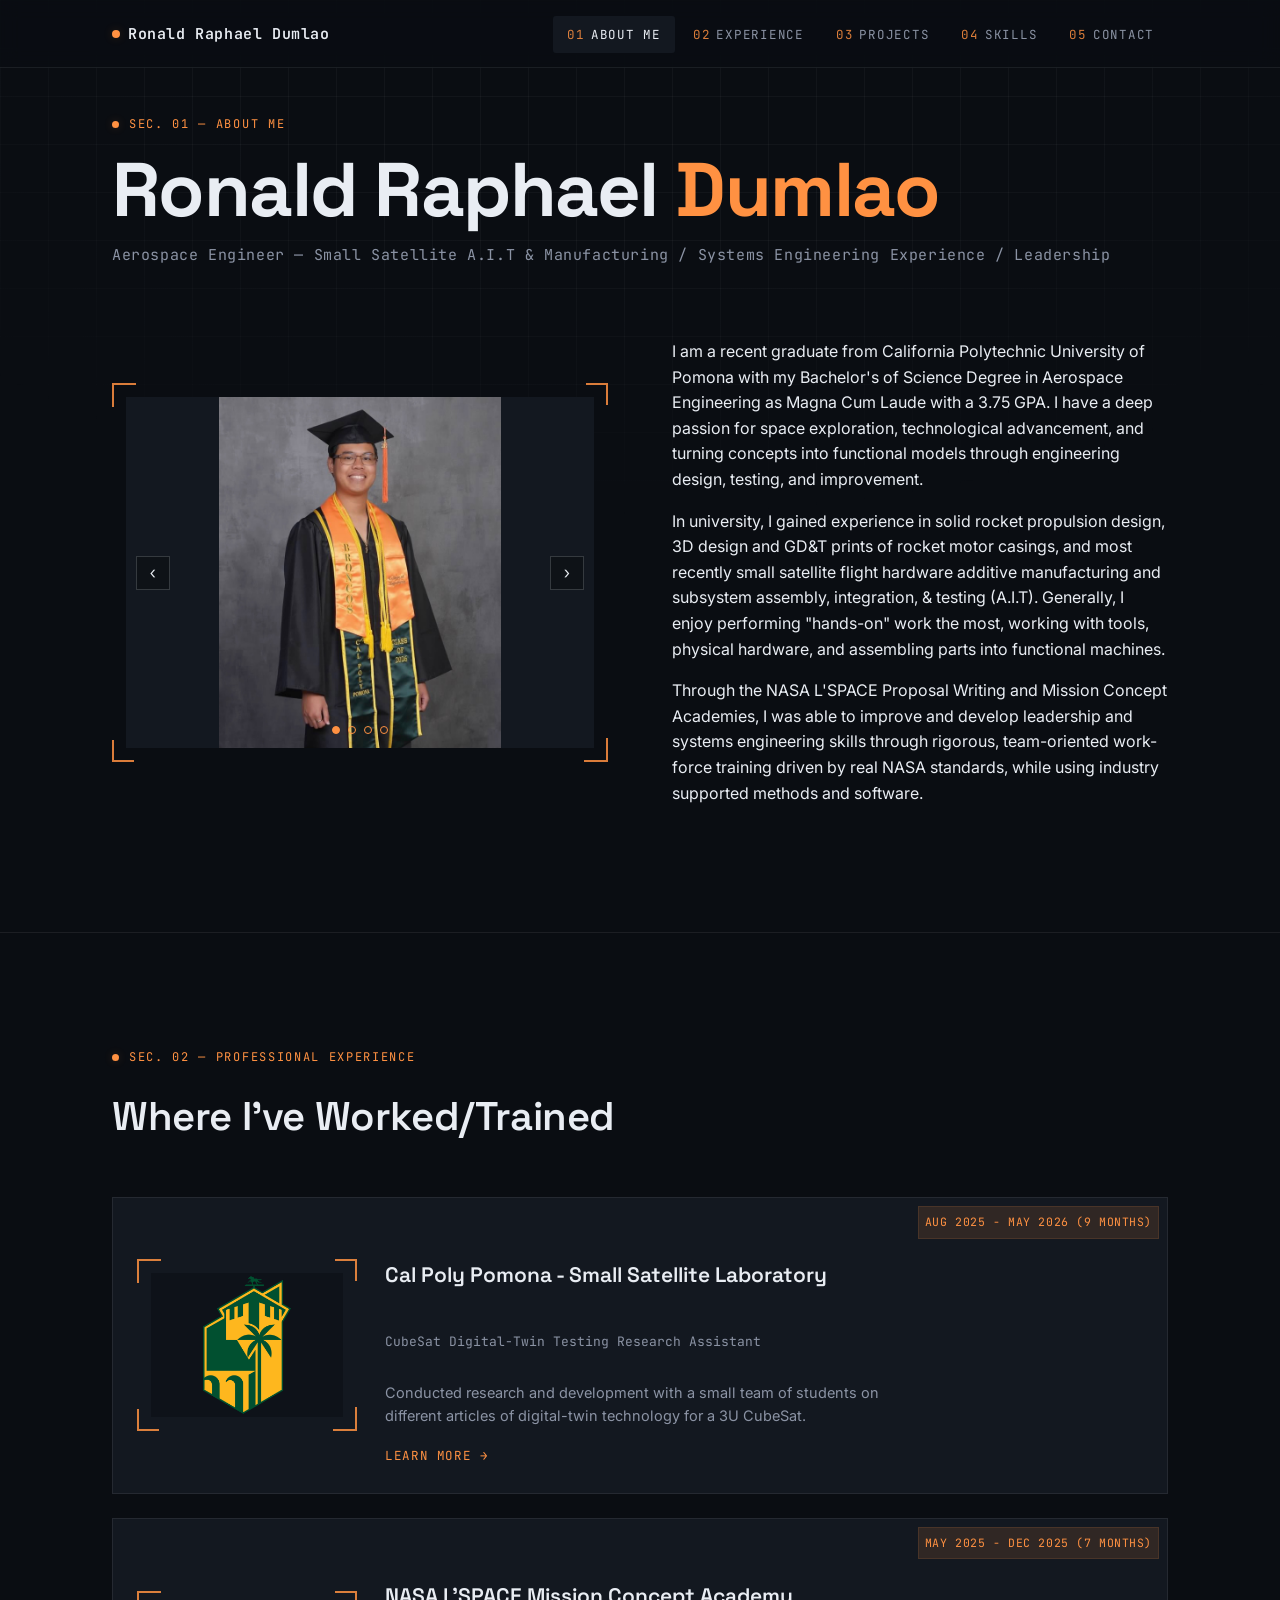
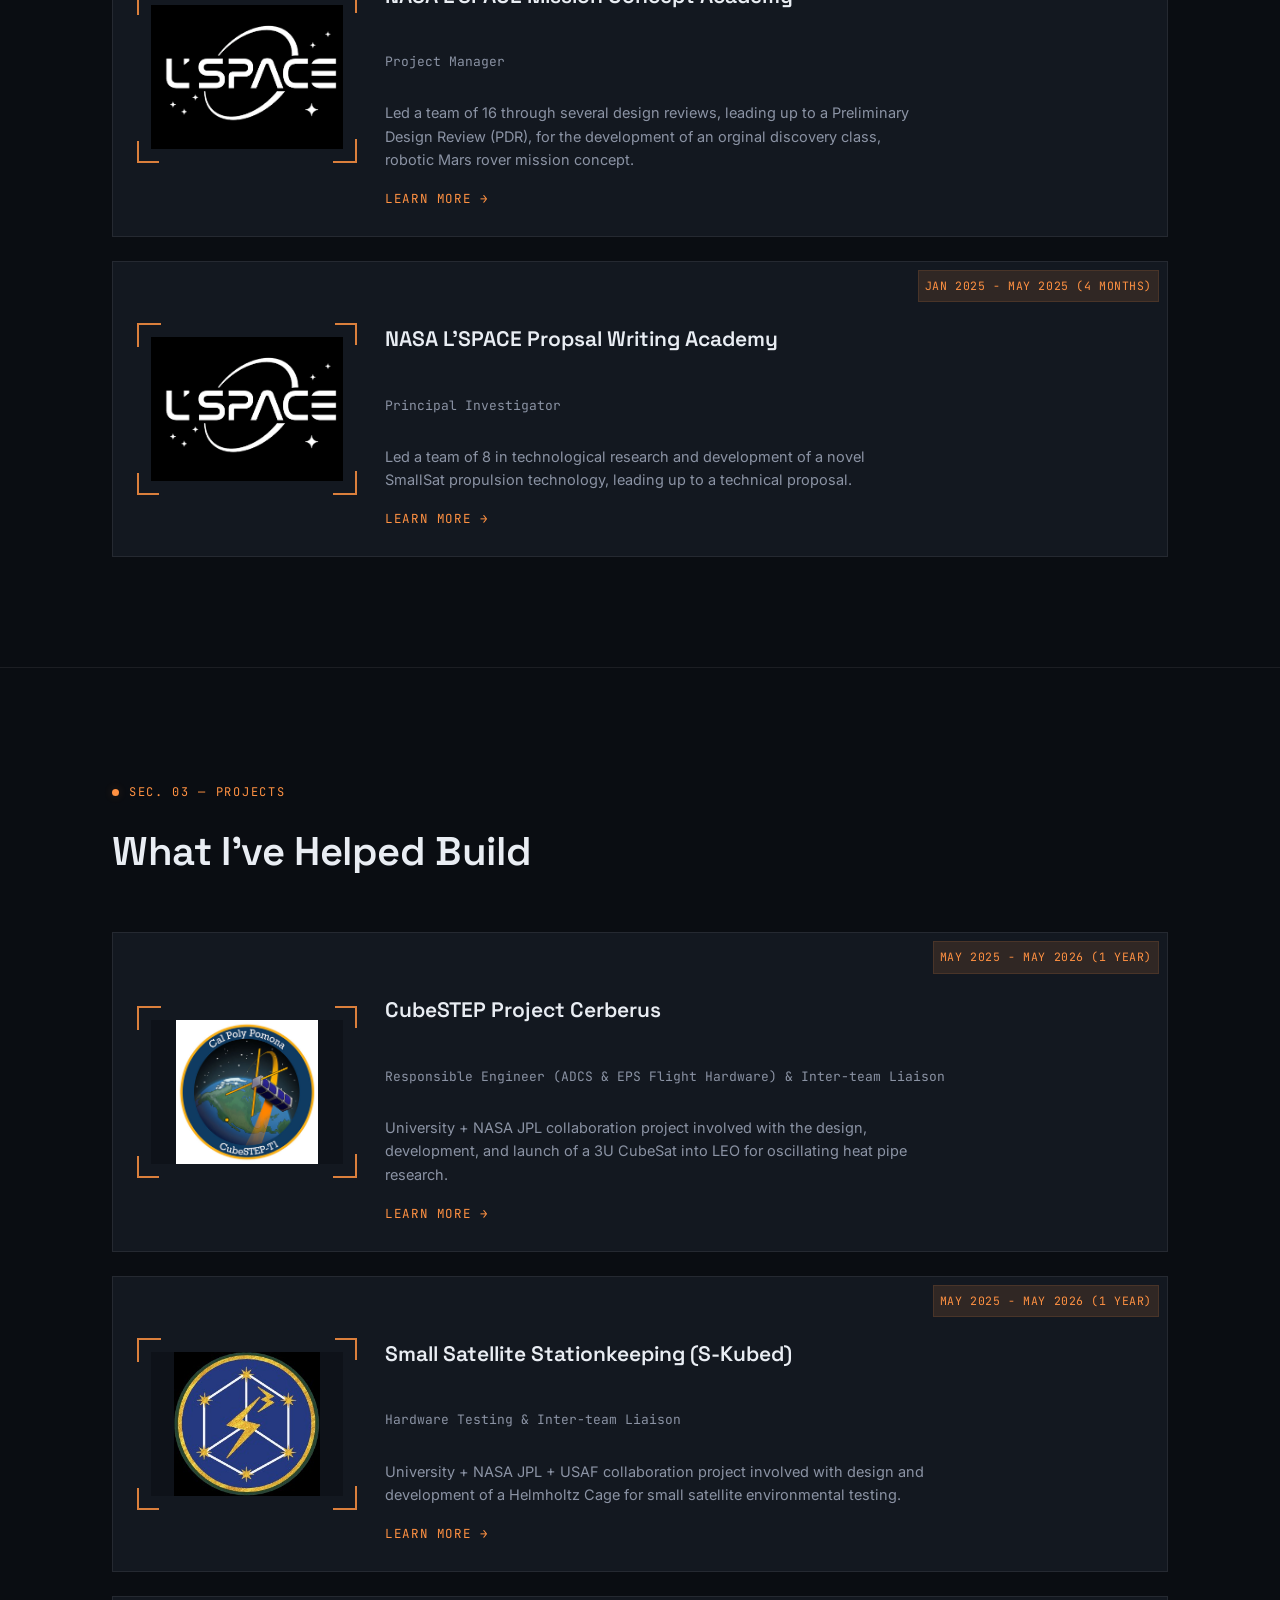
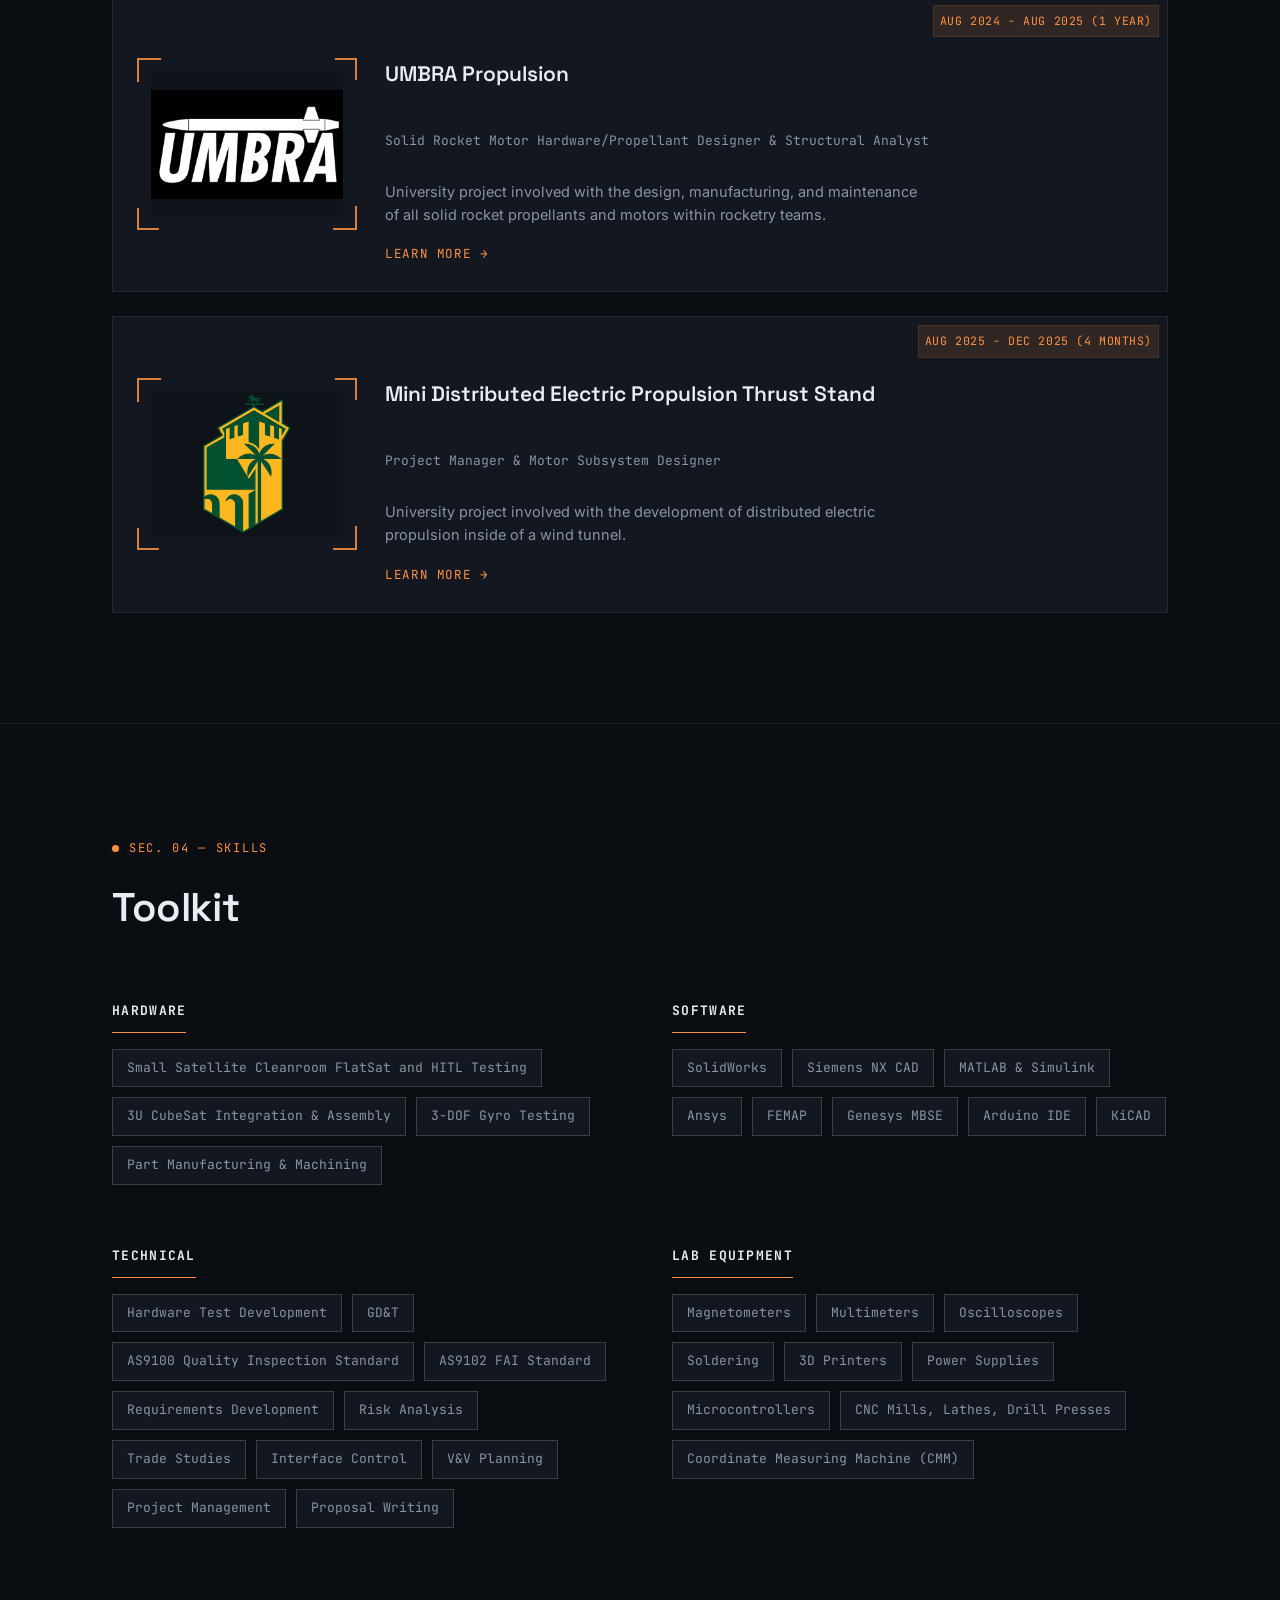
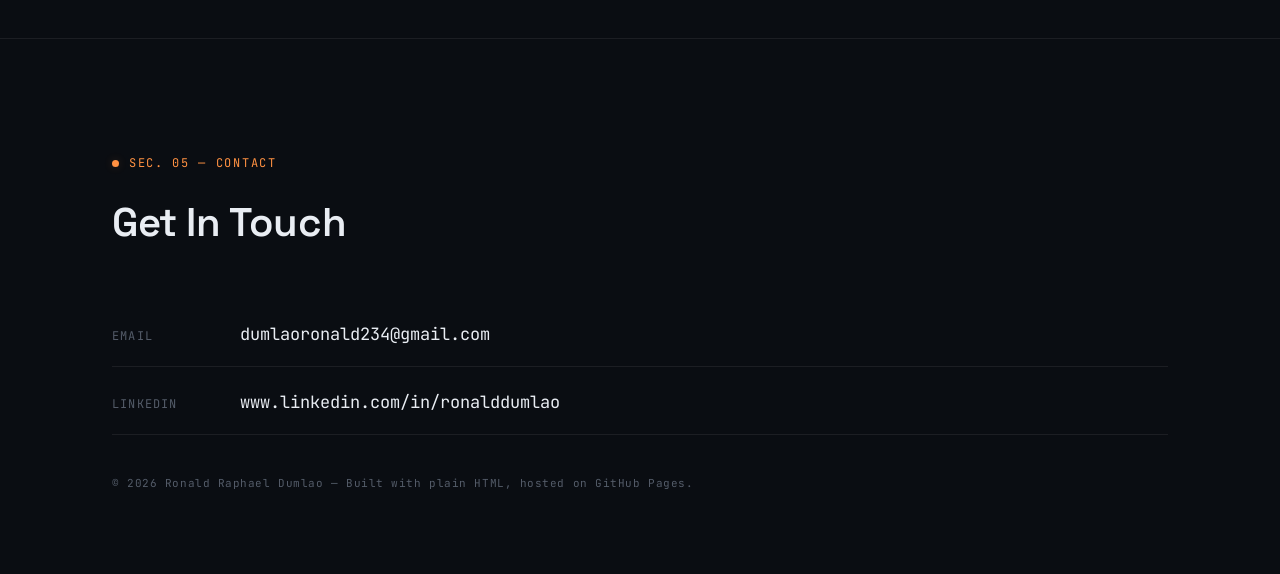
<file: index.html>
<!DOCTYPE html>
<html lang="en">
<head>
<meta charset="UTF-8">
<meta name="viewport" content="width=device-width, initial-scale=1.0">
<title>Ronald Raphael Dumlao — Portfolio</title>
<meta name="description" content="Personal portfolio and engineering résumé.">
<link rel="stylesheet" href="css/style.css">
</head>
<body>

<nav class="navbar">
  <div class="nav-inner">
    <div class="nav-logo"><span class="dot"></span>Ronald Raphael&nbsp;Dumlao</div>
    <button class="nav-toggle" aria-label="Toggle navigation">
      <span></span><span></span><span></span>
    </button>
    <ul class="nav-links">
      <li><a href="#about"><span class="idx">01</span>About Me</a></li>
      <li><a href="#experience"><span class="idx">02</span>Experience</a></li>
      <li><a href="#projects"><span class="idx">03</span>Projects</a></li>
      <li><a href="#skills"><span class="idx">04</span>Skills</a></li>
      <li><a href="#contact"><span class="idx">05</span>Contact</a></li>
    </ul>
  </div>
</nav>

<main>

  <!-- ============================= ABOUT ============================= -->
  <section id="about">
    <div class="wrap">

      <div class="hero-head">
        <div class="eyebrow">Sec. 01 — About Me</div>
        <h1 class="hero-name">Ronald Raphael <span>Dumlao</span></h1>
        <p class="hero-title">Aerospace Engineer — Small Satellite A.I.T & Manufacturing / Systems Engineering Experience / Leadership</p>
      </div>

      <div class="about-grid">

        <div style="alight-self: center;">
          <div class="bracket-frame">
            <span class="bf-tr"></span><span class="bf-bl"></span>
            <div class="slideshow" data-slideshow>
              <div class="slideshow-track">
                <img src="images/Grad.JPEG" alt="Graduation Photo" style="object-fit: contain;">
                <img src="images/CleanRoom.png" alt="Cleanroom Photo" style="object-fit: contain;">
                <img src="images/NASAJohnson.jpg" alt="NASA Johnson Photo" style="object-fit: contain;">
                <img src="images/Hallo.jpg" alt="Hallo Photo" style="object-fit: contain;">
              </div>
              <button class="slideshow-arrow prev" aria-label="Previous slide">&#8249;</button>
              <button class="slideshow-arrow next" aria-label="Next slide">&#8250;</button>
              <div class="slideshow-nav"></div>
            </div>
          </div>
        </div>

        <div class="bio-block" style="align-self: center;">
          <p>I am a recent graduate from California Polytechnic University of Pomona with my Bachelor's of Science Degree in 
            Aerospace Engineering as Magna Cum Laude with a 3.75 GPA. I have a deep passion for space exploration, technological 
            advancement, and turning concepts into functional models through engineering design, testing, and improvement.</p>
          <p>In university, I gained experience in solid rocket propulsion design, 3D design and GD&T prints of rocket motor casings, 
            and most recently small satellite flight hardware additive manufacturing and subsystem assembly, integration, & testing 
            (A.I.T). Generally, I enjoy performing "hands-on" work the most, working with tools, physical hardware, and assembling
            parts into functional machines.</p>
          <p>Through the NASA L'SPACE Proposal Writing and Mission Concept Academies, I was able to improve and develop leadership and systems
             engineering skills through rigorous, team-oriented work-force training driven by real NASA standards, while using industry 
             supported methods and software.</p>
        </div>

      </div>
    </div>
  </section>

  <!-- ========================= EXPERIENCE ========================= -->
  <section id="experience">
    <div class="wrap">
      <div class="eyebrow">Sec. 02 — Professional Experience</div>
      <h2 class="section-title">Where I've Worked/Trained</h2>

      <div class="card-list">

        <article class="entry-card">
          <div class="bracket-frame">
            <span class="bf-tr"></span><span class="bf-bl"></span>
            <div class="entry-photo">
              <img src="images/POMONA.png" alt="Cal Poly Pomona Logo">
            </div>
          </div>
          <div class="entry-body">
            <div class="entry-top">
              <h3 class="entry-name">Cal Poly Pomona - Small Satellite Laboratory</h3>
              <span class="entry-time">AUG 2025 - MAY 2026 (9 MONTHS)</span>
            </div>
            <p class="entry-role">CubeSat Digital-Twin Testing Research Assistant</p>
            <p class="entry-desc">Conducted research and development with a small team of students on different articles of digital-twin technology for a 3U CubeSat.</p>
            <a class="learn-more" href="experience/exp-1.html">Learn More →</a>
          </div>
        </article>

        <article class="entry-card">
          <div class="bracket-frame">
            <span class="bf-tr"></span><span class="bf-bl"></span>
            <div class="entry-photo">
              <img src="images/images.png" alt="NASA L'SPACE Logo">
            </div>
          </div>
          <div class="entry-body">
            <div class="entry-top">
              <h3 class="entry-name">NASA L'SPACE Mission Concept Academy</h3>
              <span class="entry-time">MAY 2025 - DEC 2025 (7 MONTHS)</span>
            </div>
            <p class="entry-role">Project Manager</p>
            <p class="entry-desc">Led a team of 16 through several design reviews, leading up to a Preliminary Design Review (PDR), for the development of an orginal discovery class, robotic Mars rover mission concept.</p>
            <a class="learn-more" href="experience/exp-2.html">Learn More →</a>
          </div>
        </article>

        <article class="entry-card">
          <div class="bracket-frame">
            <span class="bf-tr"></span><span class="bf-bl"></span>
            <div class="entry-photo">
              <img src="images/images.png" alt="NASA L'SPACE Logo">
            </div>
          </div>
          <div class="entry-body">
            <div class="entry-top">
              <h3 class="entry-name">NASA L'SPACE Propsal Writing Academy</h3>
              <span class="entry-time">JAN 2025 - MAY 2025 (4 MONTHS)</span>
            </div>
            <p class="entry-role">Principal Investigator</p>
            <p class="entry-desc">Led a team of 8 in technological research and development of a novel SmallSat propulsion technology, leading up to a technical proposal.</p>
            <a class="learn-more" href="experience/exp-3.html">Learn More →</a>
          </div>
        </article>

      </div>
    </div>
  </section>

  <!-- =========================== PROJECTS =========================== -->
  <section id="projects">
    <div class="wrap">
      <div class="eyebrow">Sec. 03 — Projects</div>
      <h2 class="section-title">What I've Helped Build</h2>

      <div class="card-list">

        <article class="entry-card">
          <div class="bracket-frame">
            <span class="bf-tr"></span><span class="bf-bl"></span>
            <div class="entry-photo">
              <img src="images/CubeSTEP_Logo-2.jpg" alt="CubeSTEP Logo" style="object-fit: contain;">
            </div>
          </div>
          <div class="entry-body">
            <div class="entry-top">
              <h3 class="entry-name">CubeSTEP Project Cerberus</h3>
              <span class="entry-time">MAY 2025 - MAY 2026 (1 YEAR)</span>
            </div>
            <p class="entry-role">Responsible Engineer (ADCS & EPS Flight Hardware) & Inter-team Liaison</p>
            <p class="entry-desc">University + NASA JPL collaboration project involved with the design, development, and launch of a 3U CubeSat into LEO for oscillating heat pipe research.</p>
            <a class="learn-more" href="projects/proj-1.html">Learn More →</a>
          </div>
        </article>

        <article class="entry-card">
          <div class="bracket-frame">
            <span class="bf-tr"></span><span class="bf-bl"></span>
            <div class="entry-photo">
              <img src="images/SKubed Logo.jpg" alt="S-Kubed Logo" style="object-fit: contain;">
            </div>
          </div>
          <div class="entry-body">
            <div class="entry-top">
              <h3 class="entry-name">Small Satellite Stationkeeping (S-Kubed)</h3>
              <span class="entry-time">MAY 2025 - MAY 2026 (1 YEAR)</span>
            </div>
            <p class="entry-role">Hardware Testing & Inter-team Liaison</p>
            <p class="entry-desc">University + NASA JPL + USAF collaboration project involved with design and development of a Helmholtz Cage for small satellite environmental testing.</p>
            <a class="learn-more" href="projects/proj-2.html">Learn More →</a>
          </div>
        </article>

        <article class="entry-card">
          <div class="bracket-frame">
            <span class="bf-tr"></span><span class="bf-bl"></span>
            <div class="entry-photo">
              <img src="images/w6csng3dx0e56r2n7pra.webp" alt="UMBRA Logo" style="object-fit: contain;">
            </div>
          </div>
          <div class="entry-body">
            <div class="entry-top">
              <h3 class="entry-name">UMBRA Propulsion</h3>
              <span class="entry-time">AUG 2024 - AUG 2025 (1 YEAR)</span>
            </div>
            <p class="entry-role">Solid Rocket Motor Hardware/Propellant Designer & Structural Analyst</p>
            <p class="entry-desc">University project involved with the design, manufacturing, and maintenance of all solid rocket propellants and motors within rocketry teams.</p>
            <a class="learn-more" href="projects/proj-3.html">Learn More →</a>
          </div>
        </article>

        <article class="entry-card">
          <div class="bracket-frame">
            <span class="bf-tr"></span><span class="bf-bl"></span>
            <div class="entry-photo">
              <img src="images/POMONA.png" alt="Cal Poly Pomona Logo">
            </div>
          </div>
          <div class="entry-body">
            <div class="entry-top">
              <h3 class="entry-name">Mini Distributed Electric Propulsion Thrust Stand</h3>
              <span class="entry-time">AUG 2025 - DEC 2025 (4 MONTHS)</span>
            </div>
            <p class="entry-role">Project Manager & Motor Subsystem Designer</p>
            <p class="entry-desc">University project involved with the development of distributed electric propulsion inside of a wind tunnel.</p>
            <a class="learn-more" href="projects/proj-4.html">Learn More →</a>
          </div>
        </article>

      </div>
    </div>
  </section>

  <!-- ============================= SKILLS ============================= -->
  <section id="skills">
    <div class="wrap">
      <div class="eyebrow">Sec. 04 — Skills</div>
      <h2 class="section-title">Toolkit</h2>

      <div class="skills-grid">

        <div class="skill-group">
          <h3 class="skill-group-title">Hardware</h3>
          <div class="skill-chips">
            <span class="skill-chip">Small Satellite Cleanroom FlatSat and HITL Testing</span>
            <span class="skill-chip">3U CubeSat Integration & Assembly</span>
            <span class="skill-chip">3-DOF Gyro Testing</span>
            <span class="skill-chip">Part Manufacturing & Machining</span>
          </div>
        </div>

        <div class="skill-group">
          <h3 class="skill-group-title">Software</h3>
          <div class="skill-chips">
            <span class="skill-chip">SolidWorks</span>
            <span class="skill-chip">Siemens NX CAD</span>
            <span class="skill-chip">MATLAB & Simulink</span>
            <span class="skill-chip">Ansys</span>
            <span class="skill-chip">FEMAP</span>
            <span class="skill-chip">Genesys MBSE</span>
            <span class="skill-chip">Arduino IDE</span>
            <span class="skill-chip">KiCAD</span>
          </div>
        </div>

        <div class="skill-group">
          <h3 class="skill-group-title">Technical</h3>
          <div class="skill-chips">
            <span class="skill-chip">Hardware Test Development</span>
            <span class="skill-chip">GD&T</span>
            <span class="skill-chip">AS9100 Quality Inspection Standard</span>
            <span class="skill-chip">AS9102 FAI Standard</span>
            <span class="skill-chip">Requirements Development</span>
            <span class="skill-chip">Risk Analysis</span>
            <span class="skill-chip">Trade Studies</span>
            <span class="skill-chip">Interface Control</span>
            <span class="skill-chip">V&V Planning</span>
            <span class="skill-chip">Project Management</span>
            <span class="skill-chip">Proposal Writing</span>
          </div>
        </div>

        <div class="skill-group">
          <h3 class="skill-group-title">Lab Equipment</h3>
          <div class="skill-chips">
            <span class="skill-chip">Magnetometers</span>
            <span class="skill-chip">Multimeters</span>
            <span class="skill-chip">Oscilloscopes</span>
            <span class="skill-chip">Soldering</span>
            <span class="skill-chip">3D Printers</span>
            <span class="skill-chip">Power Supplies</span>
            <span class="skill-chip">Microcontrollers</span>
            <span class="skill-chip">CNC Mills, Lathes, Drill Presses</span>
            <span class="skill-chip">Coordinate Measuring Machine (CMM)</span>
          </div>
        </div>

      </div>
    </div>
  </section>

  <!-- ============================= CONTACT ============================= -->
  <section id="contact" class="contact-section">
    <div class="wrap">
      <div class="eyebrow">Sec. 05 — Contact</div>
      <h2 class="section-title">Get In Touch</h2>

      <div class="contact-lines">
        <a class="contact-line" href="mailto:dumlaoronald234@gmail.com">
          <span class="contact-label">Email</span>
          <span class="contact-value">dumlaoronald234@gmail.com</span>
        </a>
        <a class="contact-line" href="https://www.linkedin.com/in/ronalddumlao" target="_blank" rel="noopener">
          <span class="contact-label">LinkedIn</span>
          <span class="contact-value">www.linkedin.com/in/ronalddumlao</span>
        </a>
      </div>

      <p class="footer-tag">© <span id="year"></span> Ronald Raphael Dumlao — Built with plain HTML, hosted on GitHub Pages.</p>
    </div>
  </section>

</main>

<script src="js/main.js"></script>
<script>document.getElementById('year').textContent = new Date().getFullYear();</script>
</body>
</html>
</file>
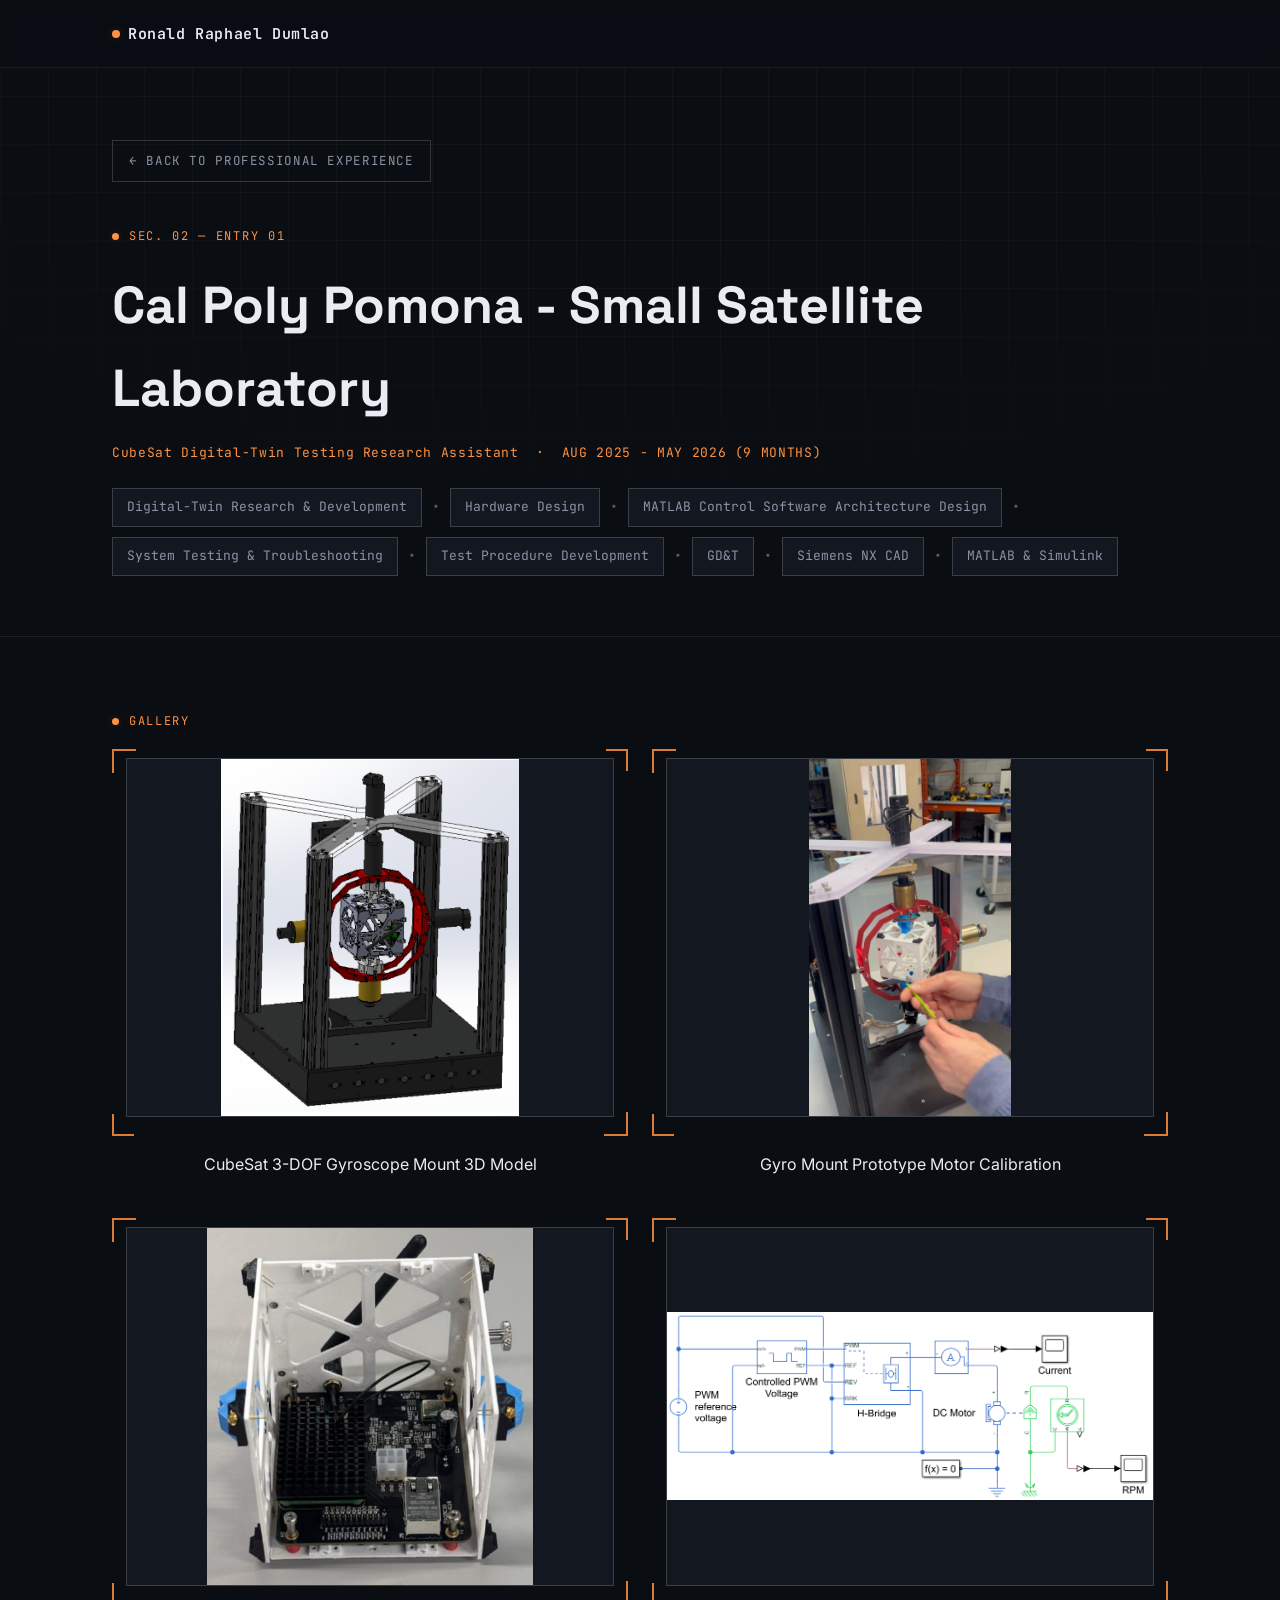
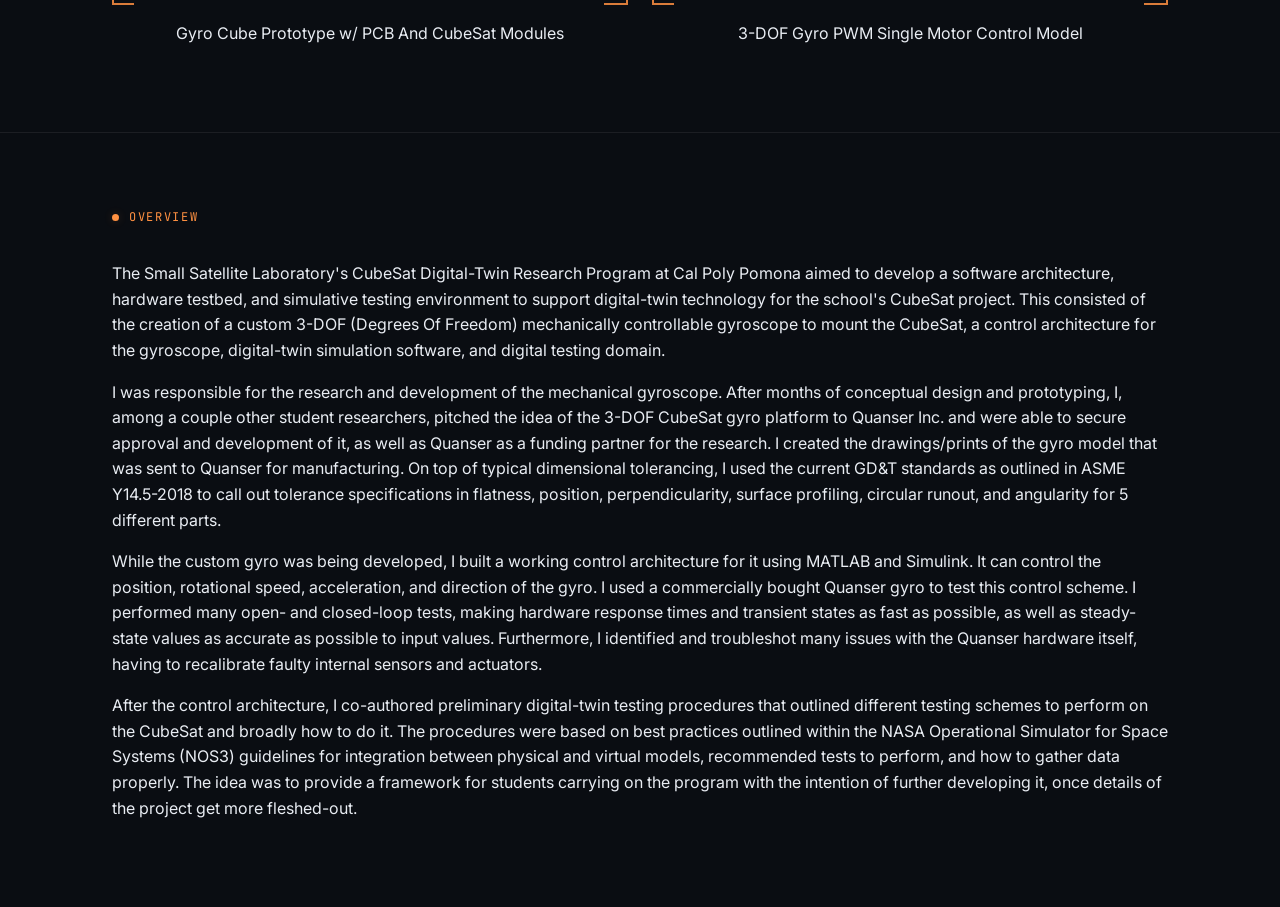
<file: experience/exp-1.html>
<!DOCTYPE html>
<html lang="en">
<head>
<meta charset="UTF-8">
<meta name="viewport" content="width=device-width, initial-scale=1.0">
<title>Company / Institution Name — Experience</title>
<link rel="stylesheet" href="../css/style.css">
</head>
<body>

<nav class="navbar">
  <div class="nav-inner">
    <a class="nav-logo" href="../index.html"><span class="dot"></span>Ronald Raphael&nbsp;Dumlao</a>
  </div>
</nav>

<main>
  <header class="detail-header">
    <div class="wrap">
      <a class="back-link" href="../index.html#experience">&#8592; Back to Professional Experience</a>
      <div class="eyebrow">Sec. 02 — Entry 01</div>
      <h1 class="detail-name">Cal Poly Pomona - Small Satellite Laboratory</h1>
      <p class="detail-time">CubeSat Digital-Twin Testing Research Assistant &nbsp;·&nbsp; AUG 2025 - MAY 2026 (9 MONTHS)</p>
        <div class="skills-row">
          <span class="skill-chip">Digital-Twin Research & Development</span>
          <span class="dot-sep">&bull;</span>
          <span class="skill-chip">Hardware Design</span>
          <span class="dot-sep">&bull;</span>
          <span class="skill-chip">MATLAB Control Software Architecture Design</span>
          <span class="dot-sep">&bull;</span>
          <span class="skill-chip">System Testing & Troubleshooting</span>
          <span class="dot-sep">&bull;</span>
          <span class="skill-chip">Test Procedure Development</span>
          <span class="dot-sep">&bull;</span>
          <span class="skill-chip">GD&T</span>
          <span class="dot-sep">&bull;</span>
          <span class="skill-chip">Siemens NX CAD</span>
          <span class="dot-sep">&bull;</span>
          <span class="skill-chip">MATLAB & Simulink</span>
        </div>
    </div>
  </header>

  <section class="detail-section">
    <div class="wrap">
      <div class="eyebrow">Gallery</div>
      <div class="gallery-grid">

        <div class="gallery-item">
          <div class="bracket-frame">
            <span class="bf-tr"></span><span class="bf-bl"></span>
            <img src="../images/Gyro Model.png" alt="Gyro Model" style="object-fit: contain;">
          </div>
          <p class="gallery-caption">CubeSat 3-DOF Gyroscope Mount 3D Model</p>
        </div>

        <div class="gallery-item">
          <div class="bracket-frame">
            <span class="bf-tr"></span><span class="bf-bl"></span>
            <img src="../images/Prototype Model.png" alt="Gyro Proto" style="object-fit: contain;">
          </div>
          <p class="gallery-caption">Gyro Mount Prototype Motor Calibration</p>
        </div>

        <div class="gallery-item">
          <div class="bracket-frame">
            <span class="bf-tr"></span><span class="bf-bl"></span>
            <img src="../images/Gyro Cube Prototype.png" alt="Gyro Cube Prototype" style="object-fit: contain;">
          </div>
          <p class="gallery-caption">Gyro Cube Prototype w/ PCB And CubeSat Modules</p>
        </div>

        <div class="gallery-item">
          <div class="bracket-frame">
            <span class="bf-tr"></span><span class="bf-bl"></span>
            <img src="../images/PWMotor Control.png" alt="Motor Control Model" style="object-fit: contain;">
          </div>
          <p class="gallery-caption">3-DOF Gyro PWM Single Motor Control Model</p>
        </div>

      </div>
    </div>
  </section>

  <section class="detail-section">
    <div class="wrap">
      <div class="eyebrow">Overview</div>
      <div class="bio-block">
        <p>The Small Satellite Laboratory's CubeSat Digital-Twin Research Program at Cal Poly Pomona aimed to develop a
        software architecture, hardware testbed, and simulative testing environment to support digital-twin technology 
        for the school's CubeSat project. This consisted of the creation of a custom 3-DOF (Degrees Of Freedom) 
        mechanically controllable gyroscope to mount the CubeSat, a control architecture for the gyroscope, digital-twin
        simulation software, and digital testing domain.</p>
        <p>I was responsible for the research and development of the mechanical gyroscope. After months of conceptual
        design and prototyping, I, among a couple other student researchers, pitched the idea of the 3-DOF CubeSat 
        gyro platform to Quanser Inc. and were able to secure approval and development of it, as well as Quanser 
        as a funding partner for the research. I created the drawings/prints of the gyro model that was sent to 
        Quanser for manufacturing. On top of typical dimensional tolerancing, I used the current GD&T standards as 
        outlined in ASME Y14.5-2018 to call out tolerance specifications in flatness, position, perpendicularity, 
        surface profiling, circular runout, and angularity for 5 different parts. </p>
        <p>While the custom gyro was being developed, I built a working control architecture for it using MATLAB 
        and Simulink. It can control the position, rotational speed, acceleration, and direction of the gyro. 
        I used a commercially bought Quanser gyro to test this control scheme. I performed many open- and closed-loop 
        tests, making hardware response times and transient states as fast as possible, as well as steady-state 
        values as accurate as possible to input values. Furthermore, I identified and troubleshot many issues with 
        the Quanser hardware itself, having to recalibrate faulty internal sensors and actuators.</p>
        <p>After the control architecture, I co-authored preliminary digital-twin testing procedures that outlined
        different testing schemes to perform on the CubeSat and broadly how to do it. The procedures were based on
        best practices outlined within the NASA Operational Simulator for Space Systems (NOS3) guidelines for
        integration between physical and virtual models, recommended tests to perform, and how to gather data
        properly. The idea was to provide a framework for students carrying on the program with the intention of 
        further developing it, once details of the project get more fleshed-out.</p>
      </div>
    </div>
  </section>
</main>

<script src="../js/main.js"></script>
</body>
</html>
</file>
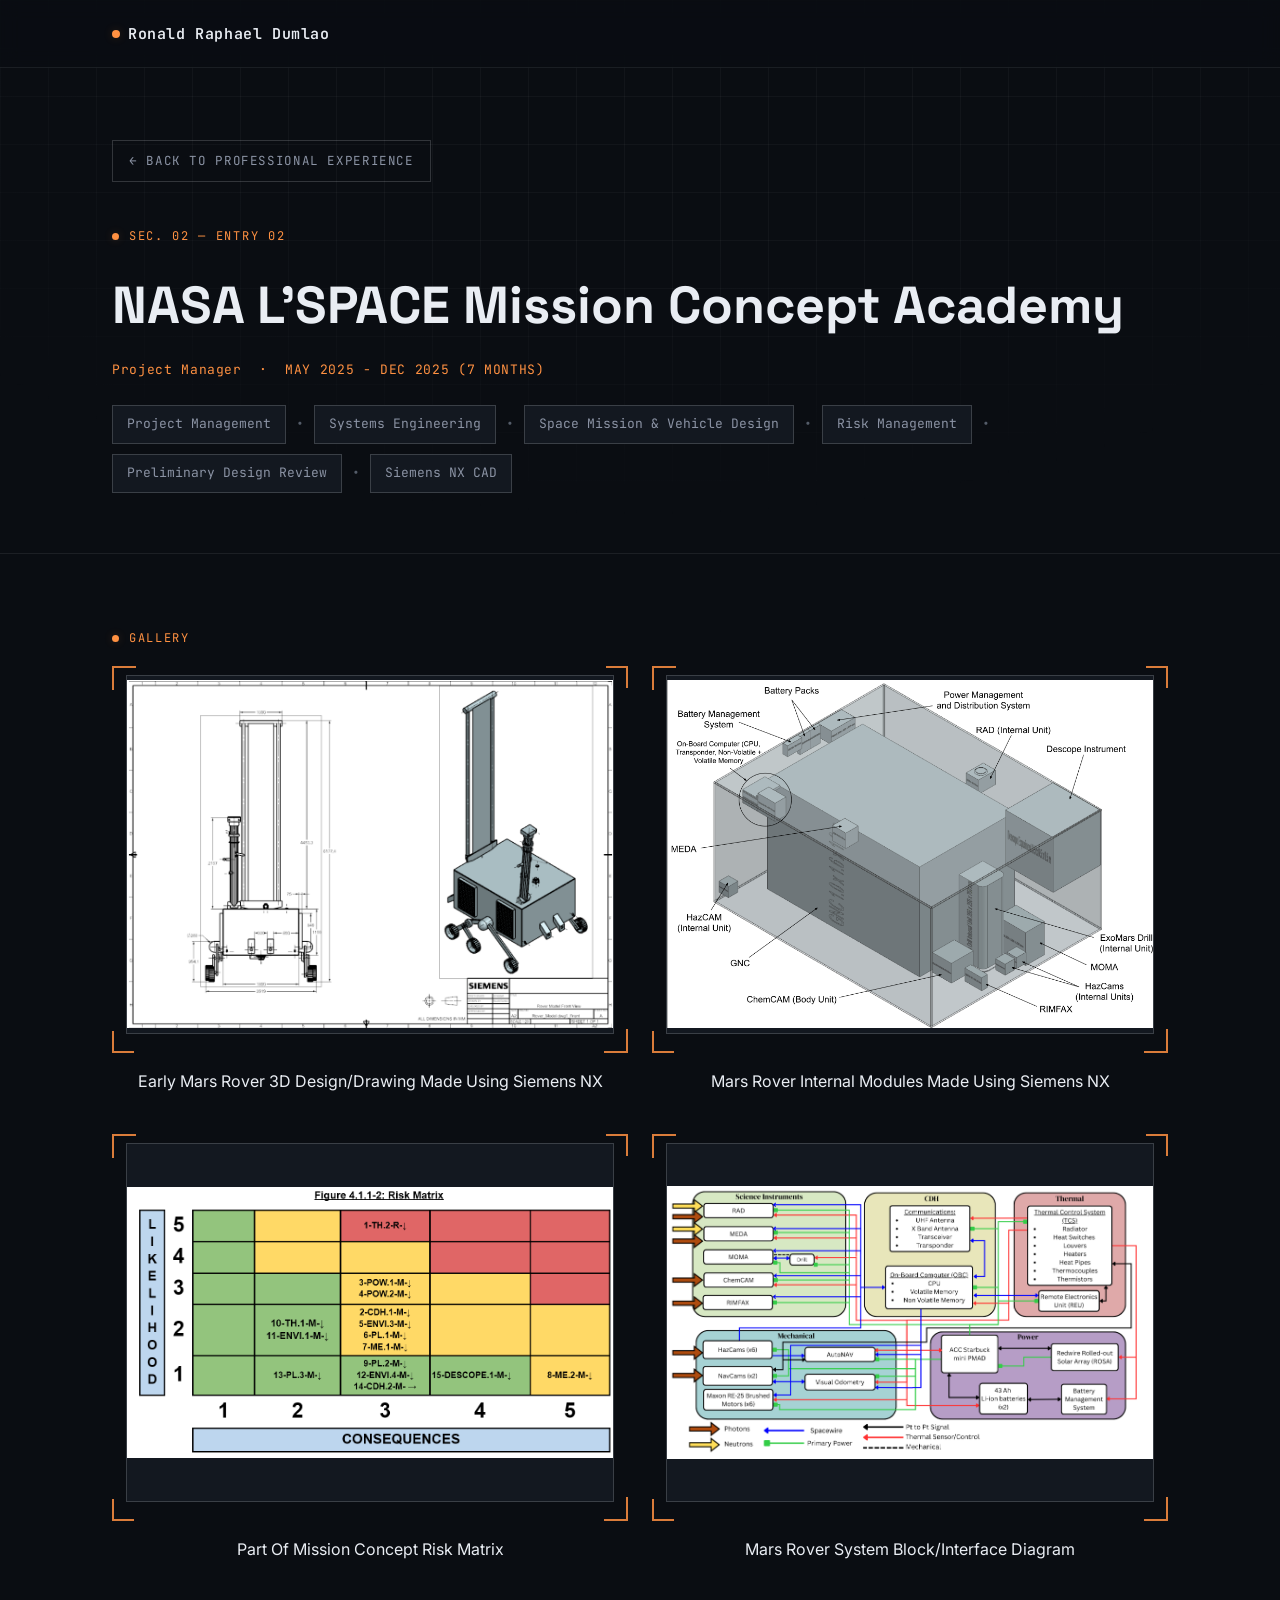
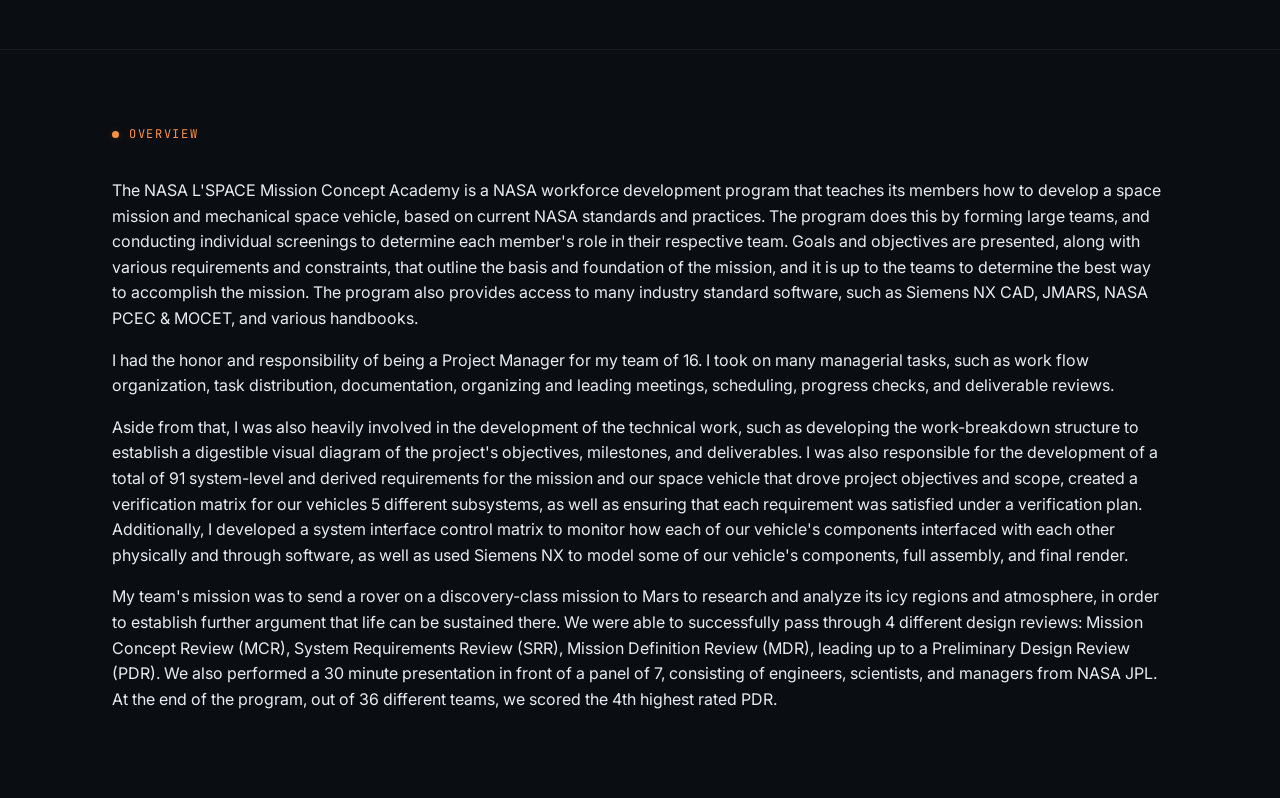
<file: experience/exp-2.html>
<!DOCTYPE html>
<html lang="en">
<head>
<meta charset="UTF-8">
<meta name="viewport" content="width=device-width, initial-scale=1.0">
<title>Company / Institution Name — Experience</title>
<link rel="stylesheet" href="../css/style.css">
</head>
<body>

<nav class="navbar">
  <div class="nav-inner">
    <a class="nav-logo" href="../index.html"><span class="dot"></span>Ronald Raphael&nbsp;Dumlao</a>
  </div>
</nav>

<main>
  <header class="detail-header">
    <div class="wrap">
      <a class="back-link" href="../index.html#experience">&#8592; Back to Professional Experience</a>
      <div class="eyebrow">Sec. 02 — Entry 02</div>
      <h1 class="detail-name">NASA L'SPACE Mission Concept Academy</h1>
      <p class="detail-time">Project Manager &nbsp;·&nbsp; MAY 2025 - DEC 2025 (7 MONTHS)</p>
        <div class="skills-row">
          <span class="skill-chip">Project Management</span>
          <span class="dot-sep">&bull;</span>
          <span class="skill-chip">Systems Engineering</span>
          <span class="dot-sep">&bull;</span>
          <span class="skill-chip">Space Mission & Vehicle Design</span>
          <span class="dot-sep">&bull;</span>
          <span class="skill-chip">Risk Management</span>
          <span class="dot-sep">&bull;</span>
          <span class="skill-chip">Preliminary Design Review</span>
          <span class="dot-sep">&bull;</span>
          <span class="skill-chip">Siemens NX CAD</span>
        </div>
    </div>
  </header>

  <section class="detail-section">
    <div class="wrap">
      <div class="eyebrow">Gallery</div>
      <div class="gallery-grid">

        <div class="gallery-item">
          <div class="bracket-frame">
            <span class="bf-tr"></span><span class="bf-bl"></span>
            <img src="../images/Mars Rover Drawing.png" alt="Mars Rover" style="object-fit: contain;">
          </div>
          <p class="gallery-caption">Early Mars Rover 3D Design/Drawing Made Using Siemens NX</p>
        </div>

        <div class="gallery-item">
          <div class="bracket-frame">
            <span class="bf-tr"></span><span class="bf-bl"></span>
            <img src="../images/Mars Rover Internal.png" alt="Mars Rover Internal" style="object-fit: contain;">
          </div>
          <p class="gallery-caption">Mars Rover Internal Modules Made Using Siemens NX</p>
        </div>

        <div class="gallery-item">
          <div class="bracket-frame">
            <span class="bf-tr"></span><span class="bf-bl"></span>
            <img src="../images/Mars Rover Risk Matrix.png" alt="Risk Matrix" style="object-fit: contain;">
          </div>
          <p class="gallery-caption">Part Of Mission Concept Risk Matrix</p>
        </div>

        <div class="gallery-item">
          <div class="bracket-frame">
            <span class="bf-tr"></span><span class="bf-bl"></span>
            <img src="../images/Mars Rover Block Diagram.png" alt="Block Diagram" style="object-fit: contain;">
          </div>
          <p class="gallery-caption">Mars Rover System Block/Interface Diagram</p>
        </div>

      </div>
    </div>
  </section>

  <section class="detail-section">
    <div class="wrap">
      <div class="eyebrow">Overview</div>
      <div class="bio-block">
        <p>The NASA L'SPACE Mission Concept Academy is a NASA workforce development program that teaches its members 
        how to develop a space mission and mechanical space vehicle, based on current NASA standards and practices.
        The program does this by forming large teams, and conducting individual screenings to determine each member's
        role in their respective team. Goals and objectives are presented, along with various requirements and 
        constraints, that outline the basis and foundation of the mission, and it is up to the teams to determine
        the best way to accomplish the mission. The program also provides access to many industry standard software,
        such as Siemens NX CAD, JMARS, NASA PCEC & MOCET, and various handbooks.</p>
        <p>I had the honor and responsibility of being a Project Manager for my team of 16. I took on many managerial 
        tasks, such as work flow organization, task distribution, documentation, organizing and leading meetings, 
        scheduling, progress checks, and deliverable reviews.</p> 
        <p>Aside from that, I was also heavily involved in the development of the technical work, such as developing 
        the work-breakdown structure to establish a digestible visual diagram of the project's objectives, milestones, 
        and deliverables. I was also responsible for the development of a total of 91 system-level and derived 
        requirements for the mission and our space vehicle that drove project objectives and scope, created a 
        verification matrix for our vehicles 5 different subsystems, as well as ensuring that each requirement was 
        satisfied under a verification plan. Additionally, I developed a system interface control matrix to monitor 
        how each of our vehicle's components interfaced with each other physically and through software, as well as 
        used Siemens NX to model some of our vehicle's components, full assembly, and final render.</p>
        <p>My team's mission was to send a rover on a discovery-class mission to Mars to research and analyze its
        icy regions and atmosphere, in order to establish further argument that life can be sustained there. We were 
        able to successfully pass through 4 different design reviews: Mission Concept Review (MCR), System 
        Requirements Review (SRR), Mission Definition Review (MDR), leading up to a Preliminary Design Review (PDR). 
        We also performed a 30 minute presentation in front of a panel of 7, consisting of engineers, scientists, and
        managers from NASA JPL. At the end of the program, out of 36 different teams, we scored the 4th highest rated
        PDR.</p>
      </div>
    </div>
  </section>
</main>

<script src="../js/main.js"></script>
</body>
</html>
</file>
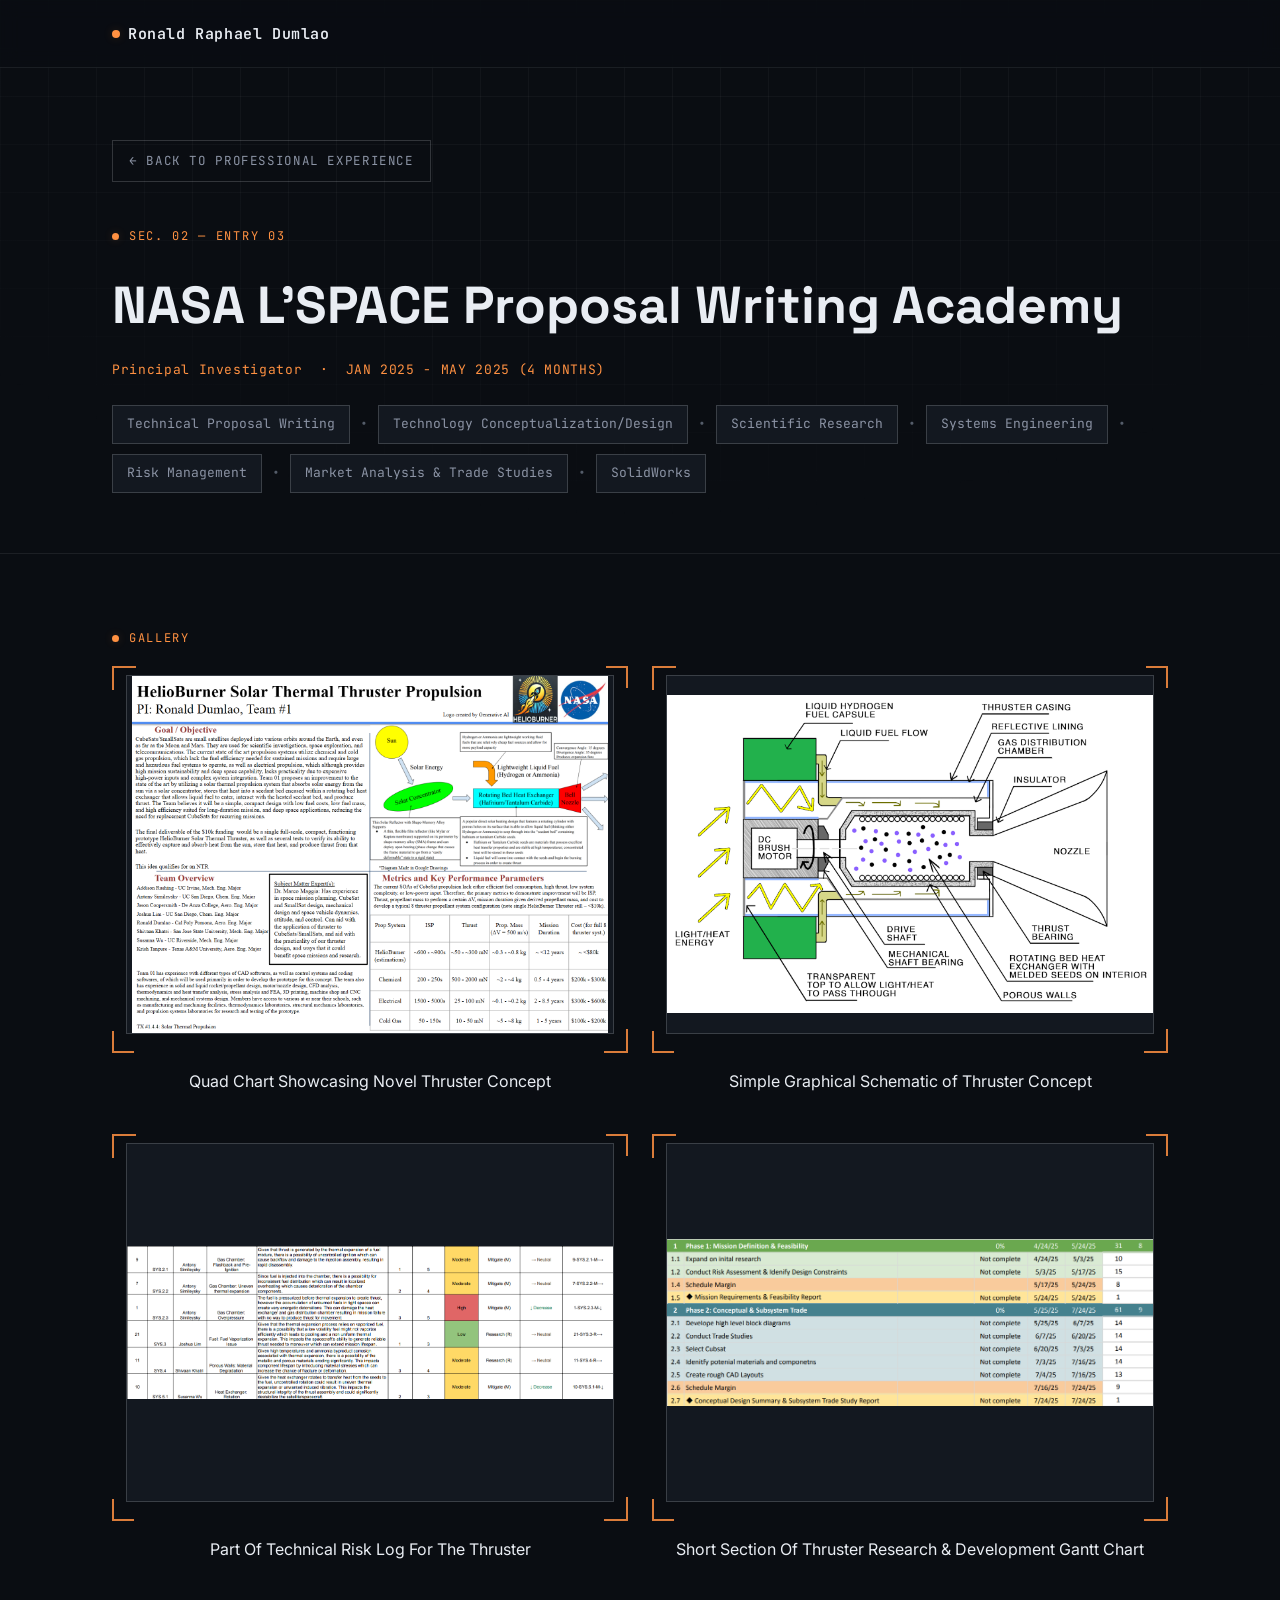
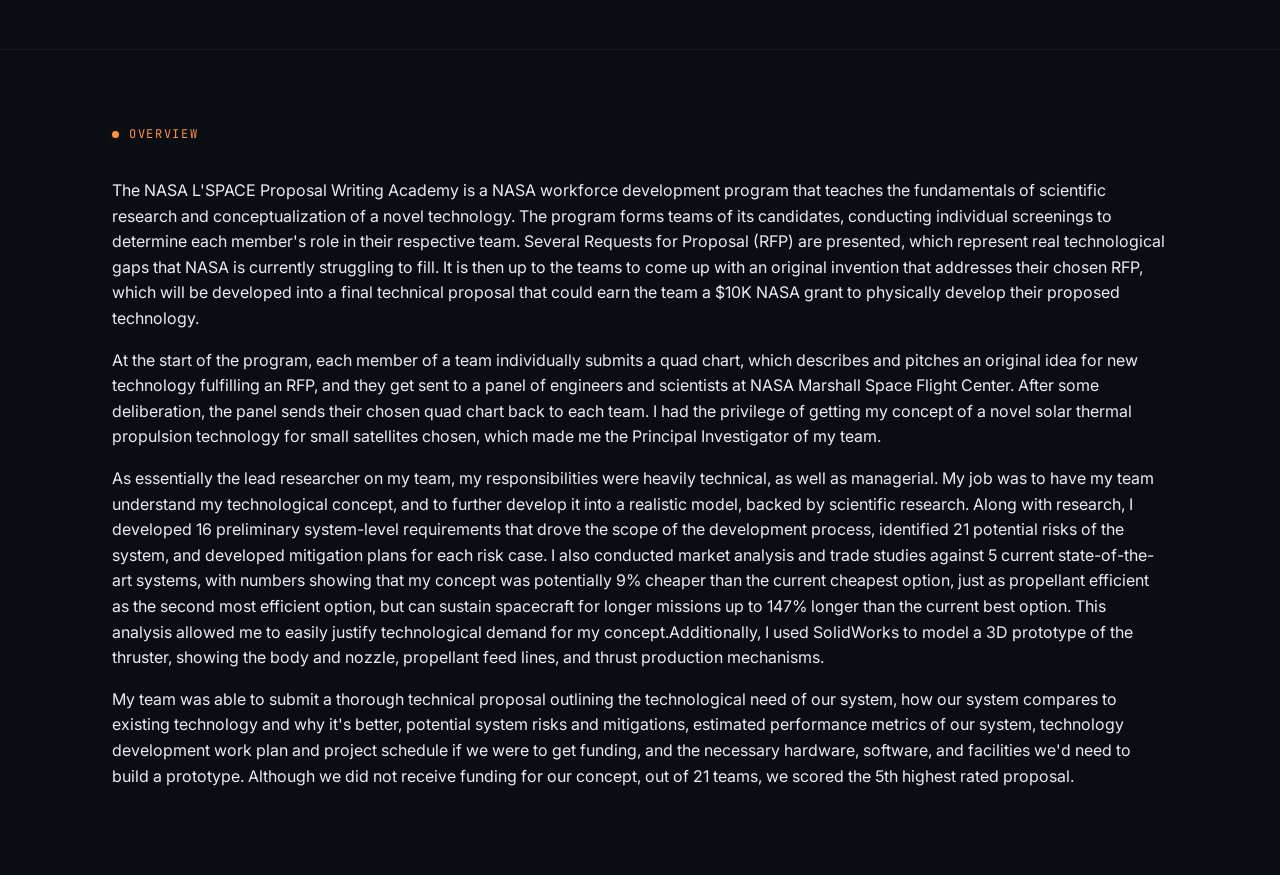
<file: experience/exp-3.html>
<!DOCTYPE html>
<html lang="en">
<head>
<meta charset="UTF-8">
<meta name="viewport" content="width=device-width, initial-scale=1.0">
<title>Company / Institution Name — Experience</title>
<link rel="stylesheet" href="../css/style.css">
</head>
<body>

<nav class="navbar">
  <div class="nav-inner">
    <a class="nav-logo" href="../index.html"><span class="dot"></span>Ronald Raphael&nbsp;Dumlao</a>
  </div>
</nav>

<main>
  <header class="detail-header">
    <div class="wrap">
      <a class="back-link" href="../index.html#experience">&#8592; Back to Professional Experience</a>
      <div class="eyebrow">Sec. 02 — Entry 03</div>
      <h1 class="detail-name">NASA L'SPACE Proposal Writing Academy</h1>
      <p class="detail-time">Principal Investigator &nbsp;·&nbsp; JAN 2025 - MAY 2025 (4 MONTHS)</p>
        <div class="skills-row">
          <span class="skill-chip">Technical Proposal Writing</span>
          <span class="dot-sep">&bull;</span>
          <span class="skill-chip">Technology Conceptualization/Design</span>
          <span class="dot-sep">&bull;</span>
          <span class="skill-chip">Scientific Research</span>
          <span class="dot-sep">&bull;</span>
          <span class="skill-chip">Systems Engineering</span>
          <span class="dot-sep">&bull;</span>
          <span class="skill-chip">Risk Management</span>
          <span class="dot-sep">&bull;</span>
          <span class="skill-chip">Market Analysis & Trade Studies</span>
          <span class="dot-sep">&bull;</span>
          <span class="skill-chip">SolidWorks</span>
        </div>
    </div>
  </header>

  <section class="detail-section">
    <div class="wrap">
      <div class="eyebrow">Gallery</div>
      <div class="gallery-grid">

        <div class="gallery-item">
          <div class="bracket-frame">
            <span class="bf-tr"></span><span class="bf-bl"></span>
            <img src="../images/NPW Quad.png" alt="Quad Chart" style="object-fit: contain;">
          </div>
          <p class="gallery-caption">Quad Chart Showcasing Novel Thruster Concept</p>
        </div>

        <div class="gallery-item">
          <div class="bracket-frame">
            <span class="bf-tr"></span><span class="bf-bl"></span>
            <img src="../images/NPW Thruster Schematic.png" alt="Thruster Schematic" style="object-fit: contain;">
          </div>
          <p class="gallery-caption">Simple Graphical Schematic of Thruster Concept</p>
        </div>

        <div class="gallery-item">
          <div class="bracket-frame">
            <span class="bf-tr"></span><span class="bf-bl"></span>
            <img src="../images/NPW Risk Log.png" alt="Risk Log" style="object-fit: contain;">
          </div>
          <p class="gallery-caption">Part Of Technical Risk Log For The Thruster</p>
        </div>

        <div class="gallery-item">
          <div class="bracket-frame">
            <span class="bf-tr"></span><span class="bf-bl"></span>
            <img src="../images/NPW Gantt Chart.png" alt="Gantt Chart" style="object-fit: contain;">
          </div>
          <p class="gallery-caption">Short Section Of Thruster Research & Development Gantt Chart</p>
        </div>

      </div>
    </div>
  </section>

  <section class="detail-section">
    <div class="wrap">
      <div class="eyebrow">Overview</div>
      <div class="bio-block">
        <p>The NASA L'SPACE Proposal Writing Academy is a NASA workforce development program that teaches the fundamentals
        of scientific research and conceptualization of a novel technology. The program forms teams of its candidates, 
        conducting individual screenings to determine each member's role in their respective team. Several Requests for
        Proposal (RFP) are presented, which represent real technological gaps that NASA is currently struggling to fill. 
        It is then up to the teams to come up with an original invention that addresses their chosen RFP, which will be
        developed into a final technical proposal that could earn the team a $10K NASA grant to physically develop their
        proposed technology.</p>
        <p>At the start of the program, each member of a team individually submits a quad chart, which describes and 
        pitches an original idea for new technology fulfilling an RFP, and they get sent to a panel of engineers and 
        scientists at NASA Marshall Space Flight Center. After some deliberation, the panel sends their chosen quad chart 
        back to each team. I had the privilege of getting my concept of a novel solar thermal propulsion technology for
        small satellites chosen, which made me the Principal Investigator of my team.</p>
        <p>As essentially the lead researcher on my team, my responsibilities were heavily technical, as well as managerial. 
        My job was to have my team understand my technological concept, and to further develop it into a realistic model, 
        backed by scientific research. Along with research, I developed 16 preliminary system-level requirements that 
        drove the scope of the development process, identified 21 potential risks of the system, and developed mitigation
        plans for each risk case. I also conducted market analysis and trade studies against 5 current 
        state-of-the-art systems, with numbers showing that my concept was potentially 9% cheaper than the current 
        cheapest option, just as propellant efficient as the second most efficient option, but can sustain spacecraft
        for longer missions up to 147% longer than the current best option. This analysis allowed me to easily justify
        technological demand for my concept.Additionally, I used SolidWorks to model a 3D prototype of the thruster, 
        showing the body and nozzle, propellant feed lines, and thrust production mechanisms.</p>
        <p>My team was able to submit a thorough technical proposal outlining the technological need of our system, 
        how our system compares to existing technology and why it's better, potential system risks and mitigations, 
        estimated performance metrics of our system, technology development work plan and project schedule if we were
        to get funding, and the necessary hardware, software, and facilities we'd need to build a prototype. Although 
        we did not receive funding for our concept, out of 21 teams, we scored the 5th highest rated proposal.</p>
      </div>
    </div>
  </section>
</main>

<script src="../js/main.js"></script>
</body>
</html>
</file>
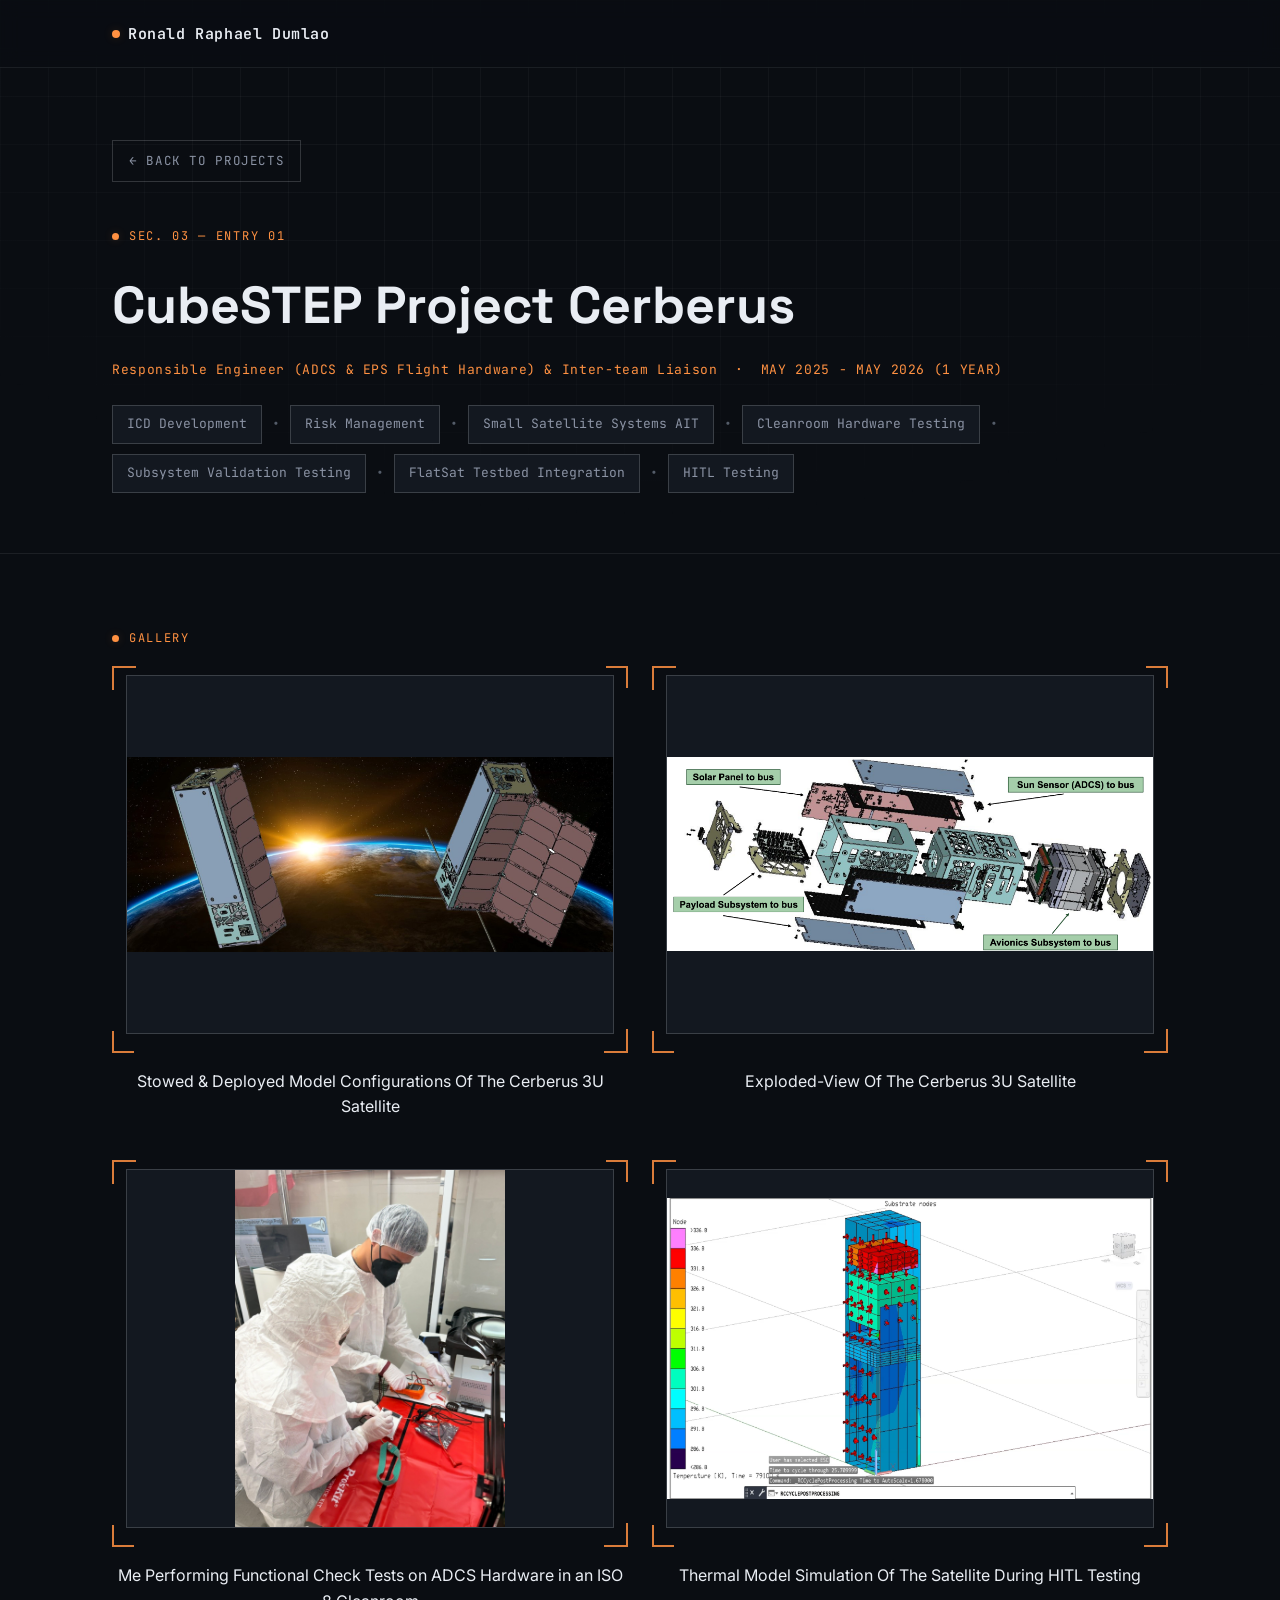
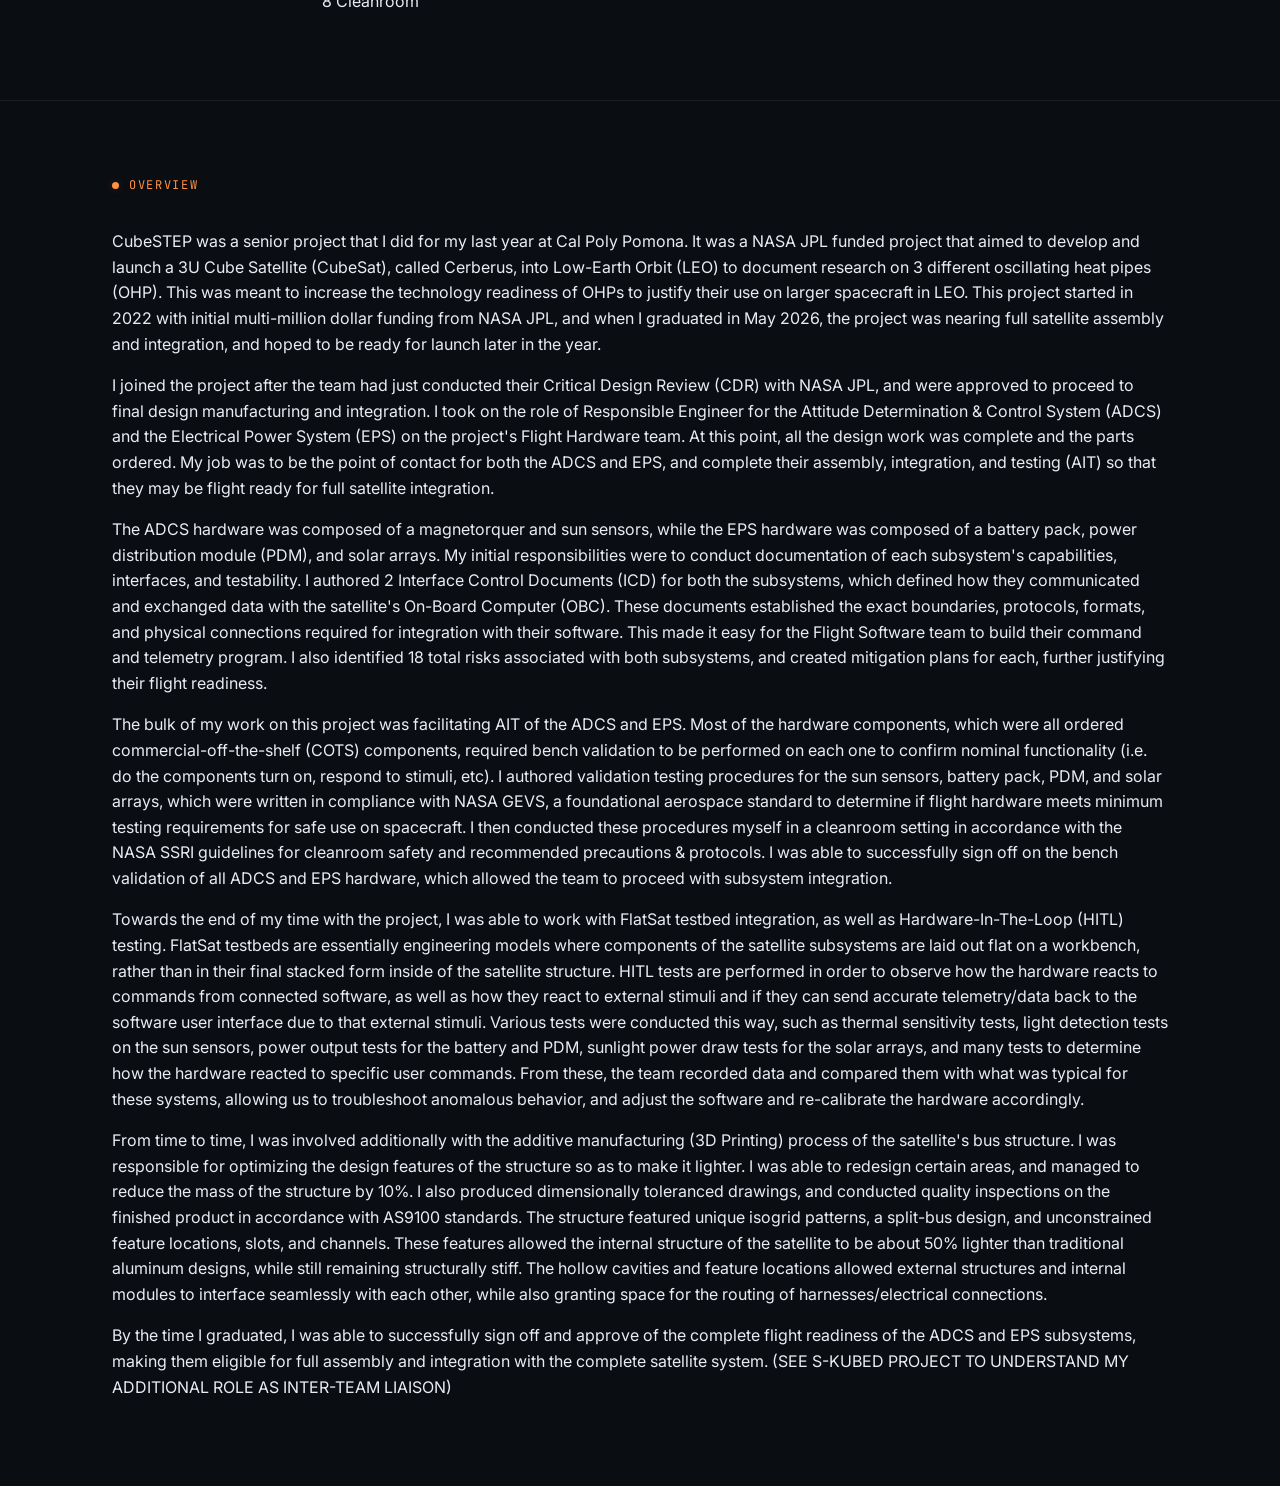
<file: projects/proj-1.html>
<!DOCTYPE html>
<html lang="en">
<head>
<meta charset="UTF-8">
<meta name="viewport" content="width=device-width, initial-scale=1.0">
<title>Project Name — Projects</title>
<link rel="stylesheet" href="../css/style.css">
</head>
<body>

<nav class="navbar">
  <div class="nav-inner">
    <a class="nav-logo" href="../index.html"><span class="dot"></span>Ronald Raphael&nbsp;Dumlao</a>
  </div>
</nav>

<main>
  <header class="detail-header">
    <div class="wrap">
      <a class="back-link" href="../index.html#projects">&#8592; Back to Projects</a>
      <div class="eyebrow">Sec. 03 — Entry 01</div>
      <h1 class="detail-name">CubeSTEP Project Cerberus</h1>
      <p class="detail-time">Responsible Engineer (ADCS & EPS Flight Hardware) & Inter-team Liaison &nbsp;·&nbsp; MAY 2025 - MAY 2026 (1 YEAR)</p>
        <div class="skills-row">
          <span class="skill-chip">ICD Development</span>
          <span class="dot-sep">&bull;</span>
          <span class="skill-chip">Risk Management</span>
          <span class="dot-sep">&bull;</span>
          <span class="skill-chip">Small Satellite Systems AIT</span>
          <span class="dot-sep">&bull;</span>
          <span class="skill-chip">Cleanroom Hardware Testing</span>
          <span class="dot-sep">&bull;</span>
          <span class="skill-chip">Subsystem Validation Testing</span>
          <span class="dot-sep">&bull;</span>
          <span class="skill-chip">FlatSat Testbed Integration</span>
          <span class="dot-sep">&bull;</span>
          <span class="skill-chip">HITL Testing</span>
        </div>
    </div>
  </header>

  <section class="detail-section">
    <div class="wrap">
      <div class="eyebrow">Gallery</div>
      <div class="gallery-grid">

        <div class="gallery-item">
          <div class="bracket-frame">
            <span class="bf-tr"></span><span class="bf-bl"></span>
            <img src="../images/Cerb Sat.png" alt="Cerberus Satellite" style="object-fit: contain;">
          </div>
          <p class="gallery-caption">Stowed & Deployed Model Configurations Of The Cerberus 3U Satellite</p>
        </div>

        <div class="gallery-item">
          <div class="bracket-frame">
            <span class="bf-tr"></span><span class="bf-bl"></span>
            <img src="../images/Cerb Blowup.png" alt="Blowout Diagram" style="object-fit: contain;">
          </div>
          <p class="gallery-caption">Exploded-View Of The Cerberus 3U Satellite</p>
        </div>

        <div class="gallery-item">
          <div class="bracket-frame">
            <span class="bf-tr"></span><span class="bf-bl"></span>
            <img src="../images/Cerb Cleanroom.jpg" alt="Cleanroom" style="object-fit: contain;">
          </div>
          <p class="gallery-caption">Me Performing Functional Check Tests on ADCS Hardware in an ISO 8 Cleanroom</p>
        </div>

        <div class="gallery-item">
          <div class="bracket-frame">
            <span class="bf-tr"></span><span class="bf-bl"></span>
            <img src="../images/Cerb Therm.png" alt="Thermal Model" style="object-fit: contain;">
          </div>
          <p class="gallery-caption">Thermal Model Simulation Of The Satellite During HITL Testing</p>
        </div>

      </div>
    </div>
  </section>

  <section class="detail-section">
    <div class="wrap">
      <div class="eyebrow">Overview</div>
      <div class="bio-block">
        <p>CubeSTEP was a senior project that I did for my last year at Cal Poly Pomona. It was a NASA JPL funded project
        that aimed to develop and launch a 3U Cube Satellite (CubeSat), called Cerberus, into Low-Earth Orbit (LEO) to 
        document research on 3 different oscillating heat pipes (OHP). This was meant to increase the technology readiness 
        of OHPs to justify their use on larger spacecraft in LEO. This project started in 2022 with initial multi-million 
        dollar funding from NASA JPL, and when I graduated in May 2026, the project was nearing full satellite assembly and 
        integration, and hoped to be ready for launch later in the year.</p>
        <p>I joined the project after the team had just conducted their Critical Design Review (CDR) with NASA JPL, and 
        were approved to proceed to final design manufacturing and integration. I took on the role of Responsible Engineer
        for the Attitude Determination & Control System (ADCS) and the Electrical Power System (EPS) on the project's 
        Flight Hardware team. At this point, all the design work was complete and the parts ordered. My job was to be the 
        point of contact for both the ADCS and EPS, and complete their assembly, integration, and testing (AIT) so that 
        they may be flight ready for full satellite integration.</p>
        <p>The ADCS hardware was composed of a magnetorquer and sun sensors, while the EPS hardware was composed of a 
        battery pack, power distribution module (PDM), and solar arrays. My initial responsibilities were to conduct 
        documentation of each subsystem's capabilities, interfaces, and testability. I authored 2 Interface Control 
        Documents (ICD) for both the subsystems, which defined how they communicated and exchanged data with the 
        satellite's On-Board Computer (OBC). These documents established the exact boundaries, protocols, formats, 
        and physical connections required for integration with their software. This made it easy for the Flight 
        Software team to build their command and telemetry program. I also identified 18 total risks associated with 
        both subsystems, and created mitigation plans for each, further justifying their flight readiness.</p>
        <p>The bulk of my work on this project was facilitating AIT of the ADCS and EPS. Most of the hardware components, 
        which were all ordered commercial-off-the-shelf (COTS) components, required bench validation to be performed on 
        each one to confirm nominal functionality (i.e. do the components turn on, respond to stimuli, etc). I authored 
        validation testing procedures for the sun sensors, battery pack, PDM, and solar arrays, which were written in 
        compliance with NASA GEVS, a foundational aerospace standard to determine if flight hardware meets minimum 
        testing requirements for safe use on spacecraft. I then conducted these procedures myself in a cleanroom setting 
        in accordance with the NASA SSRI guidelines for cleanroom safety and recommended precautions & protocols. I was 
        able to successfully sign off on the bench validation of all ADCS and EPS hardware, which allowed the team to 
        proceed with subsystem integration.</p>
        <p>Towards the end of my time with the project, I was able to work with FlatSat testbed integration, as well as
        Hardware-In-The-Loop (HITL) testing. FlatSat testbeds are essentially engineering models where components of the 
        satellite subsystems are laid out flat on a workbench, rather than in their final stacked form inside of the 
        satellite structure. HITL tests are performed in order to observe how the hardware reacts to commands from 
        connected software, as well as how they react to external stimuli and if they can send accurate telemetry/data 
        back to the software user interface due to that external stimuli. Various tests were conducted this way, such as 
        thermal sensitivity tests, light detection tests on the sun sensors, power output tests for the battery and PDM, 
        sunlight power draw tests for the solar arrays, and many tests to determine how the hardware reacted to specific
        user commands. From these, the team recorded data and compared them with what was typical for these systems, 
        allowing us to troubleshoot anomalous behavior, and adjust the software and re-calibrate the hardware accordingly. 
        </p>
        <p>From time to time, I was involved additionally with the additive manufacturing (3D Printing) process of the 
        satellite's bus structure. I was responsible for optimizing the design features of the structure so as to make 
        it lighter. I was able to redesign certain areas, and managed to reduce the mass of the structure by 10%. I also 
        produced dimensionally toleranced drawings, and conducted quality inspections on the finished product in accordance 
        with AS9100 standards. The structure featured unique isogrid patterns, a split-bus design, and unconstrained 
        feature locations, slots, and channels. These features allowed the internal structure of the satellite to be 
        about 50% lighter than traditional aluminum designs, while still remaining structurally stiff. The hollow 
        cavities and feature locations allowed external structures and internal modules to interface seamlessly with each 
        other, while also granting space for the routing of harnesses/electrical connections.</p>
        <p>By the time I graduated, I was able to successfully sign off and approve of the complete flight readiness of 
        the ADCS and EPS subsystems, making them eligible for full assembly and integration with the complete satellite 
        system. (SEE S-KUBED PROJECT TO UNDERSTAND MY ADDITIONAL ROLE AS INTER-TEAM LIAISON)</p>
      </div>
    </div>
  </section>
</main>

<script src="../js/main.js"></script>
</body>
</html>
</file>
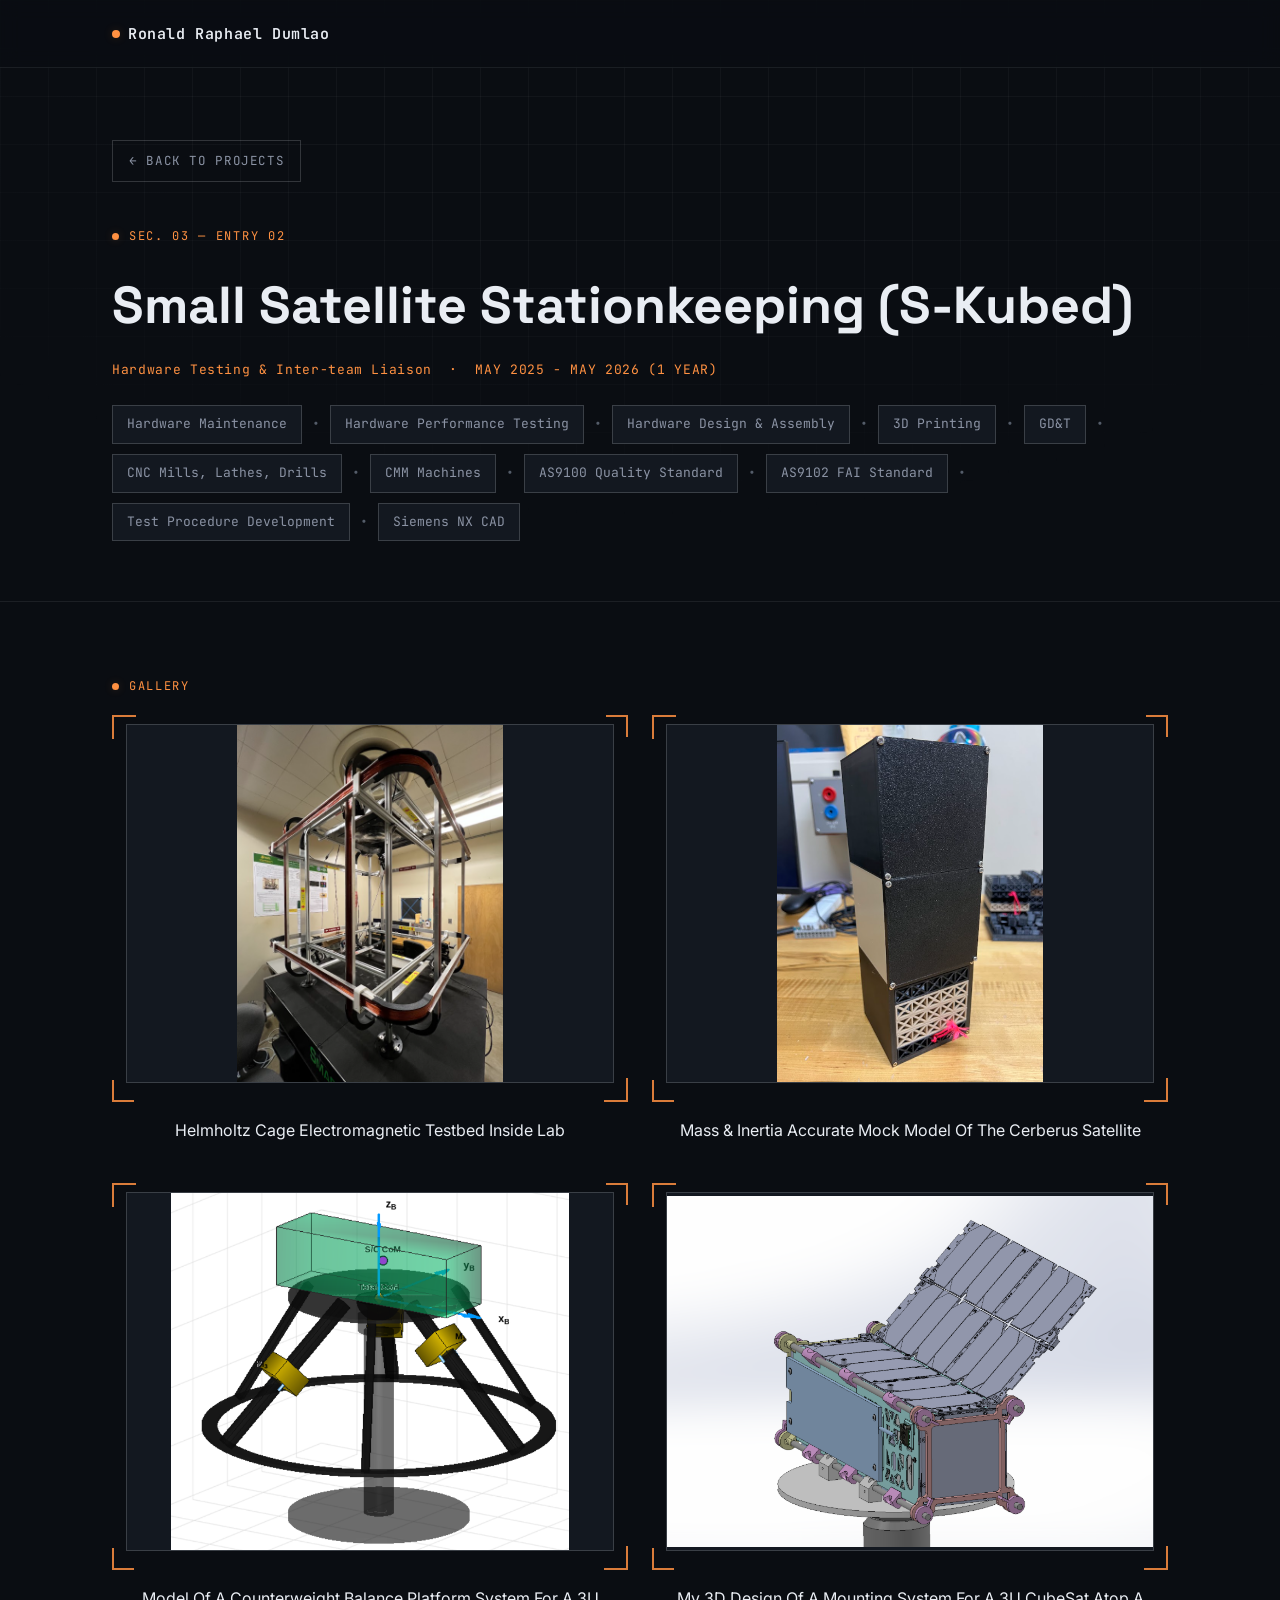
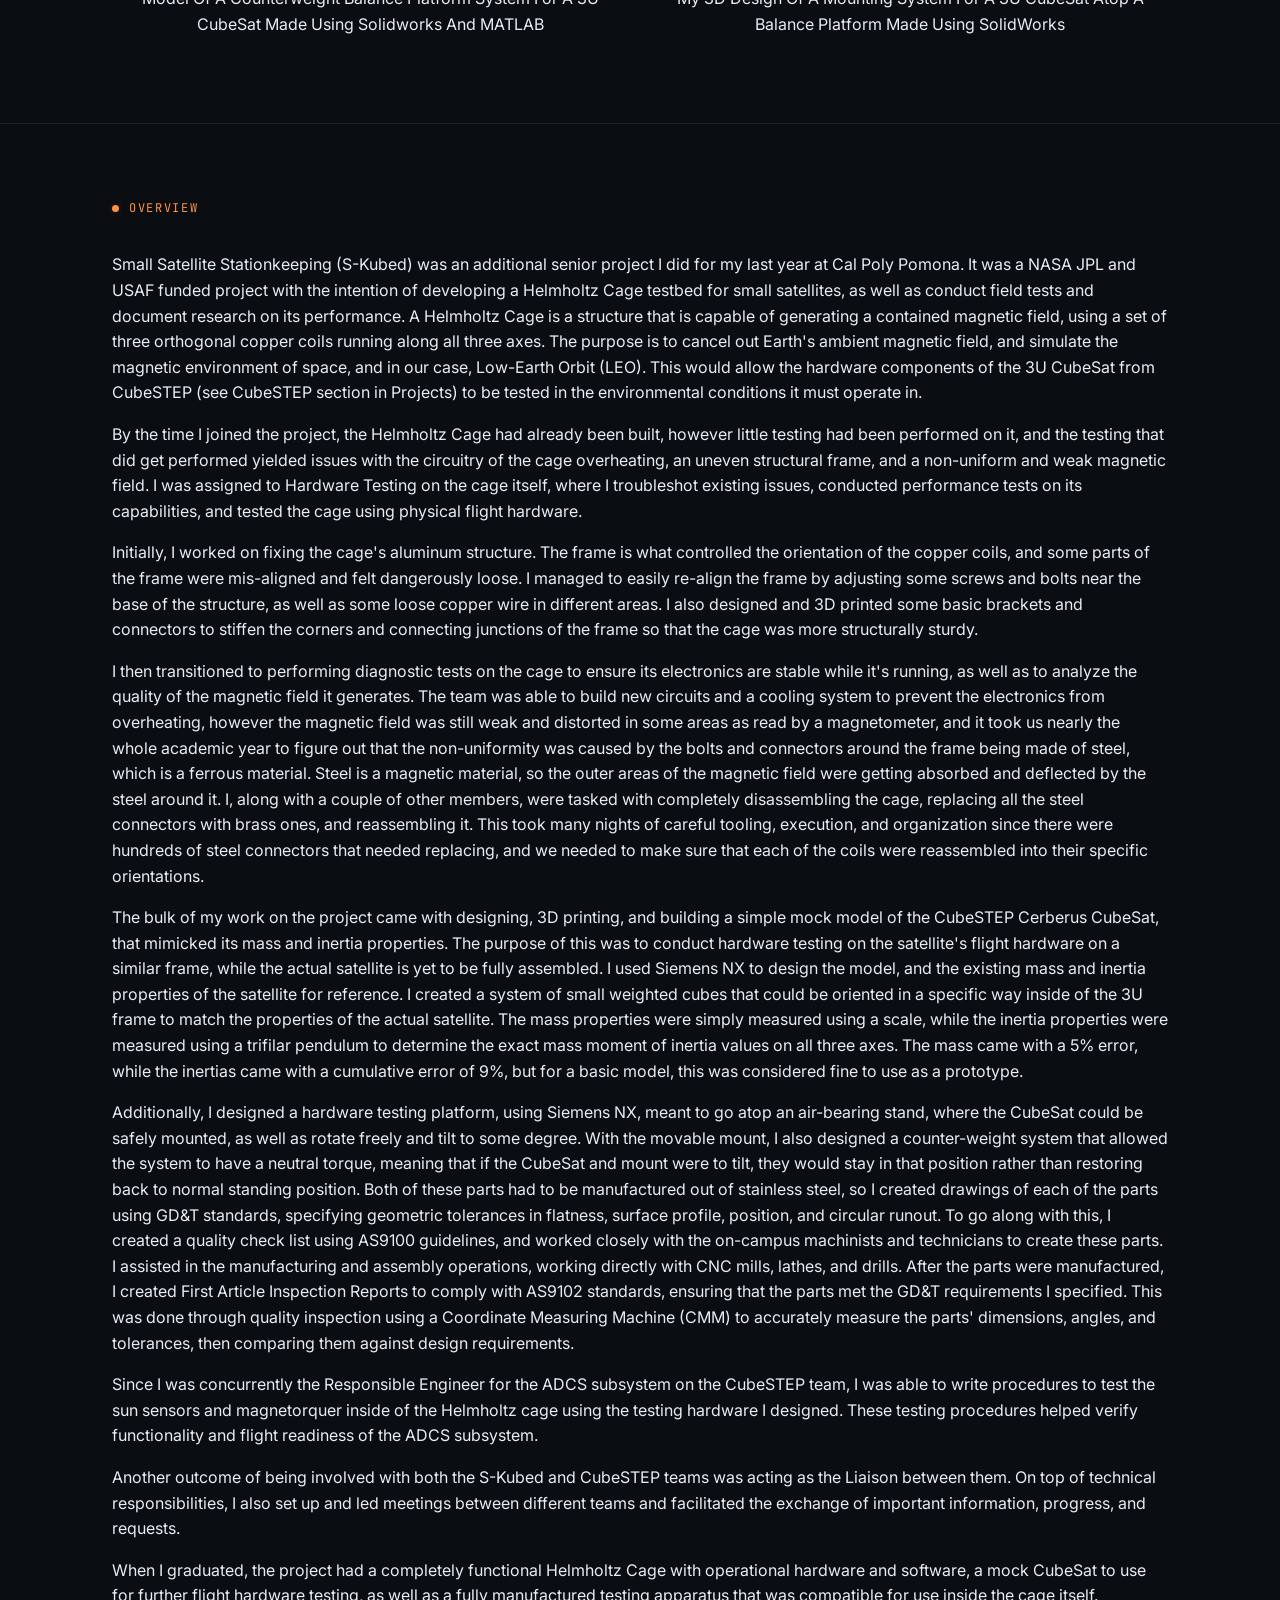
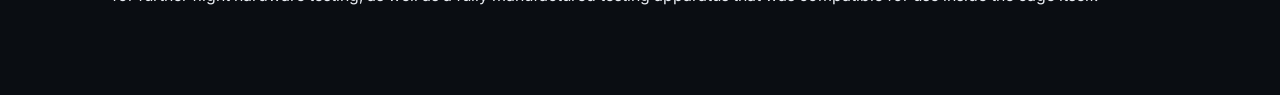
<file: projects/proj-2.html>
<!DOCTYPE html>
<html lang="en">
<head>
<meta charset="UTF-8">
<meta name="viewport" content="width=device-width, initial-scale=1.0">
<title>Project Name — Projects</title>
<link rel="stylesheet" href="../css/style.css">
</head>
<body>

<nav class="navbar">
  <div class="nav-inner">
    <a class="nav-logo" href="../index.html"><span class="dot"></span>Ronald Raphael&nbsp;Dumlao</a>
  </div>
</nav>

<main>
  <header class="detail-header">
    <div class="wrap">
      <a class="back-link" href="../index.html#projects">&#8592; Back to Projects</a>
      <div class="eyebrow">Sec. 03 — Entry 02</div>
      <h1 class="detail-name">Small Satellite Stationkeeping (S-Kubed)</h1>
      <p class="detail-time">Hardware Testing & Inter-team Liaison &nbsp;·&nbsp; MAY 2025 - MAY 2026 (1 YEAR)</p>
        <div class="skills-row">
          <span class="skill-chip">Hardware Maintenance</span>
          <span class="dot-sep">&bull;</span>
          <span class="skill-chip">Hardware Performance Testing</span>
          <span class="dot-sep">&bull;</span>
          <span class="skill-chip">Hardware Design & Assembly</span>
          <span class="dot-sep">&bull;</span>
          <span class="skill-chip">3D Printing</span>
          <span class="dot-sep">&bull;</span>
          <span class="skill-chip">GD&T</span>
          <span class="dot-sep">&bull;</span>
          <span class="skill-chip">CNC Mills, Lathes, Drills</span>
          <span class="dot-sep">&bull;</span>
          <span class="skill-chip">CMM Machines</span>
          <span class="dot-sep">&bull;</span>
          <span class="skill-chip">AS9100 Quality Standard</span>
          <span class="dot-sep">&bull;</span>
          <span class="skill-chip">AS9102 FAI Standard</span>
          <span class="dot-sep">&bull;</span>
          <span class="skill-chip">Test Procedure Development</span>
          <span class="dot-sep">&bull;</span>
          <span class="skill-chip">Siemens NX CAD</span>
        </div>
    </div>
  </header>

  <section class="detail-section">
    <div class="wrap">
      <div class="eyebrow">Gallery</div>
      <div class="gallery-grid">

        <div class="gallery-item">
          <div class="bracket-frame">
            <span class="bf-tr"></span><span class="bf-bl"></span>
            <img src="../images/SK Cage.png" alt="Helmholtz Cage" style="object-fit: contain;">
          </div>
          <p class="gallery-caption">Helmholtz Cage Electromagnetic Testbed Inside Lab</p>
        </div>

        <div class="gallery-item">
          <div class="bracket-frame">
            <span class="bf-tr"></span><span class="bf-bl"></span>
            <img src="../images/SK Model.png" alt="Mock Model" style="object-fit: contain;">
          </div>
          <p class="gallery-caption">Mass & Inertia Accurate Mock Model Of The Cerberus Satellite</p>
        </div>

        <div class="gallery-item">
          <div class="bracket-frame">
            <span class="bf-tr"></span><span class="bf-bl"></span>
            <img src="../images/SK CW.png" alt="Counterweight Model" style="object-fit: contain;">
          </div>
          <p class="gallery-caption">Model Of A Counterweight Balance Platform System For A 3U CubeSat Made Using Solidworks And MATLAB</p>
        </div>

        <div class="gallery-item">
          <div class="bracket-frame">
            <span class="bf-tr"></span><span class="bf-bl"></span>
            <img src="../images/SK Mount.png" alt="Satellite Mount" style="object-fit: contain;">
          </div>
          <p class="gallery-caption">My 3D Design Of A Mounting System For A 3U CubeSat Atop A Balance Platform Made Using SolidWorks</p>
        </div>
        </div>

      </div>
    </div>
  </section>

  <section class="detail-section">
    <div class="wrap">
      <div class="eyebrow">Overview</div>
      <div class="bio-block">
        <p>Small Satellite Stationkeeping (S-Kubed) was an additional senior project I did for my last year at Cal Poly 
        Pomona. It was a NASA JPL and USAF funded project with the intention of developing a Helmholtz Cage testbed for 
        small satellites, as well as conduct field tests and document research on its performance. A Helmholtz Cage is 
        a structure that is capable of generating a contained magnetic field, using a set of three orthogonal copper 
        coils running along all three axes. The purpose is to cancel out Earth's ambient magnetic field, and simulate 
        the magnetic environment of space, and in our case, Low-Earth Orbit (LEO). This would allow the hardware 
        components of the 3U CubeSat from CubeSTEP (see CubeSTEP section in Projects) to be tested in the environmental 
        conditions it must operate in.</p>
        <p>By the time I joined the project, the Helmholtz Cage had already been built, however little testing had been 
        performed on it, and the testing that did get performed yielded issues with the circuitry of the cage overheating, 
        an uneven structural frame, and a non-uniform and weak magnetic field. I was assigned to Hardware Testing on the 
        cage itself, where I troubleshot existing issues, conducted performance tests on its capabilities, and tested the 
        cage using physical flight hardware.</p>
        <p>Initially, I worked on fixing the cage's aluminum structure. The frame is what controlled the orientation of the 
        copper coils, and some parts of the frame were mis-aligned and felt dangerously loose. I managed to easily 
        re-align the frame by adjusting some screws and bolts near the base of the structure, as well as some loose 
        copper wire in different areas. I also designed and 3D printed some basic brackets and connectors to stiffen the 
        corners and connecting junctions of the frame so that the cage was more structurally sturdy.</p>
        <p>I then transitioned to performing diagnostic tests on the cage to ensure its electronics are stable while it's
        running, as well as to analyze the quality of the magnetic field it generates. The team was able to build new 
        circuits and a cooling system to prevent the electronics from overheating, however the magnetic field was still 
        weak and distorted in some areas as read by a magnetometer, and it took us nearly the whole academic year to 
        figure out that the non-uniformity was caused by the bolts and connectors around the frame being made of steel, 
        which is a ferrous material. Steel is a magnetic material, so the outer areas of the magnetic field were getting 
        absorbed and deflected by the steel around it. I, along with a couple of other members, were tasked with completely 
        disassembling the cage, replacing all the steel connectors with brass ones, and reassembling it. This took many 
        nights of careful tooling, execution, and organization since there were hundreds of steel connectors that needed 
        replacing, and we needed to make sure that each of the coils were reassembled into their specific orientations.</p>
        <p>The bulk of my work on the project came with designing, 3D printing, and building a simple mock model of the 
        CubeSTEP Cerberus CubeSat, that mimicked its mass and inertia properties. The purpose of this was to conduct 
        hardware testing on the satellite's flight hardware on a similar frame, while the actual satellite is yet to be 
        fully assembled. I used Siemens NX to design the model, and the existing mass and inertia properties of the 
        satellite for reference. I created a system of small weighted cubes that could be oriented in a specific way 
        inside of the 3U frame to match the properties of the actual satellite. The mass properties were simply 
        measured using a scale, while the inertia properties were measured using a trifilar pendulum to determine the 
        exact mass moment of inertia values on all three axes. The mass came with a 5% error, while the inertias came 
        with a cumulative error of 9%, but for a basic model, this was considered fine to use as a prototype.</p>
        <p>Additionally, I designed a hardware testing platform, using Siemens NX, meant to go atop an air-bearing 
        stand, where the CubeSat could be safely mounted, as well as rotate freely and tilt to some degree. With the 
        movable mount, I also designed a counter-weight system that allowed the system to have a neutral torque, meaning 
        that if the CubeSat and mount were to tilt, they would stay in that position rather than restoring back to normal 
        standing position. Both of these parts had to be manufactured out of stainless steel, so I created drawings of 
        each of the parts using GD&T standards, specifying geometric tolerances in flatness, surface profile, position, 
        and circular runout. To go along with this, I created a quality check list using AS9100 guidelines, and worked 
        closely with the on-campus machinists and technicians to create these parts. I assisted in the manufacturing 
        and assembly operations, working directly with CNC mills, lathes, and drills. After the parts were manufactured, 
        I created First Article Inspection Reports to comply with AS9102 standards, ensuring that the parts met the 
        GD&T requirements I specified. This was done through quality inspection using a Coordinate Measuring Machine 
        (CMM) to accurately measure the parts' dimensions, angles, and tolerances, then comparing them against design 
        requirements.</p>
        <p>Since I was concurrently the Responsible Engineer for the ADCS subsystem on the CubeSTEP team, I was able to 
        write procedures to test the sun sensors and magnetorquer inside of the Helmholtz cage using the testing hardware 
        I designed. These testing procedures helped verify functionality and flight readiness of the ADCS subsystem.</p>
        <p>Another outcome of being involved with both the S-Kubed and CubeSTEP teams was acting as the Liaison between 
        them. On top of technical responsibilities, I also set up and led meetings between different teams and facilitated 
        the exchange of important information, progress, and requests.</p>
        <p>When I graduated, the project had a completely functional Helmholtz Cage with operational hardware and software, 
        a mock CubeSat to use for further flight hardware testing, as well as a fully manufactured testing apparatus that 
        was compatible for use inside the cage itself.</p>
      </div>
    </div>
  </section>
</main>

<script src="../js/main.js"></script>
</body>
</html>
</file>
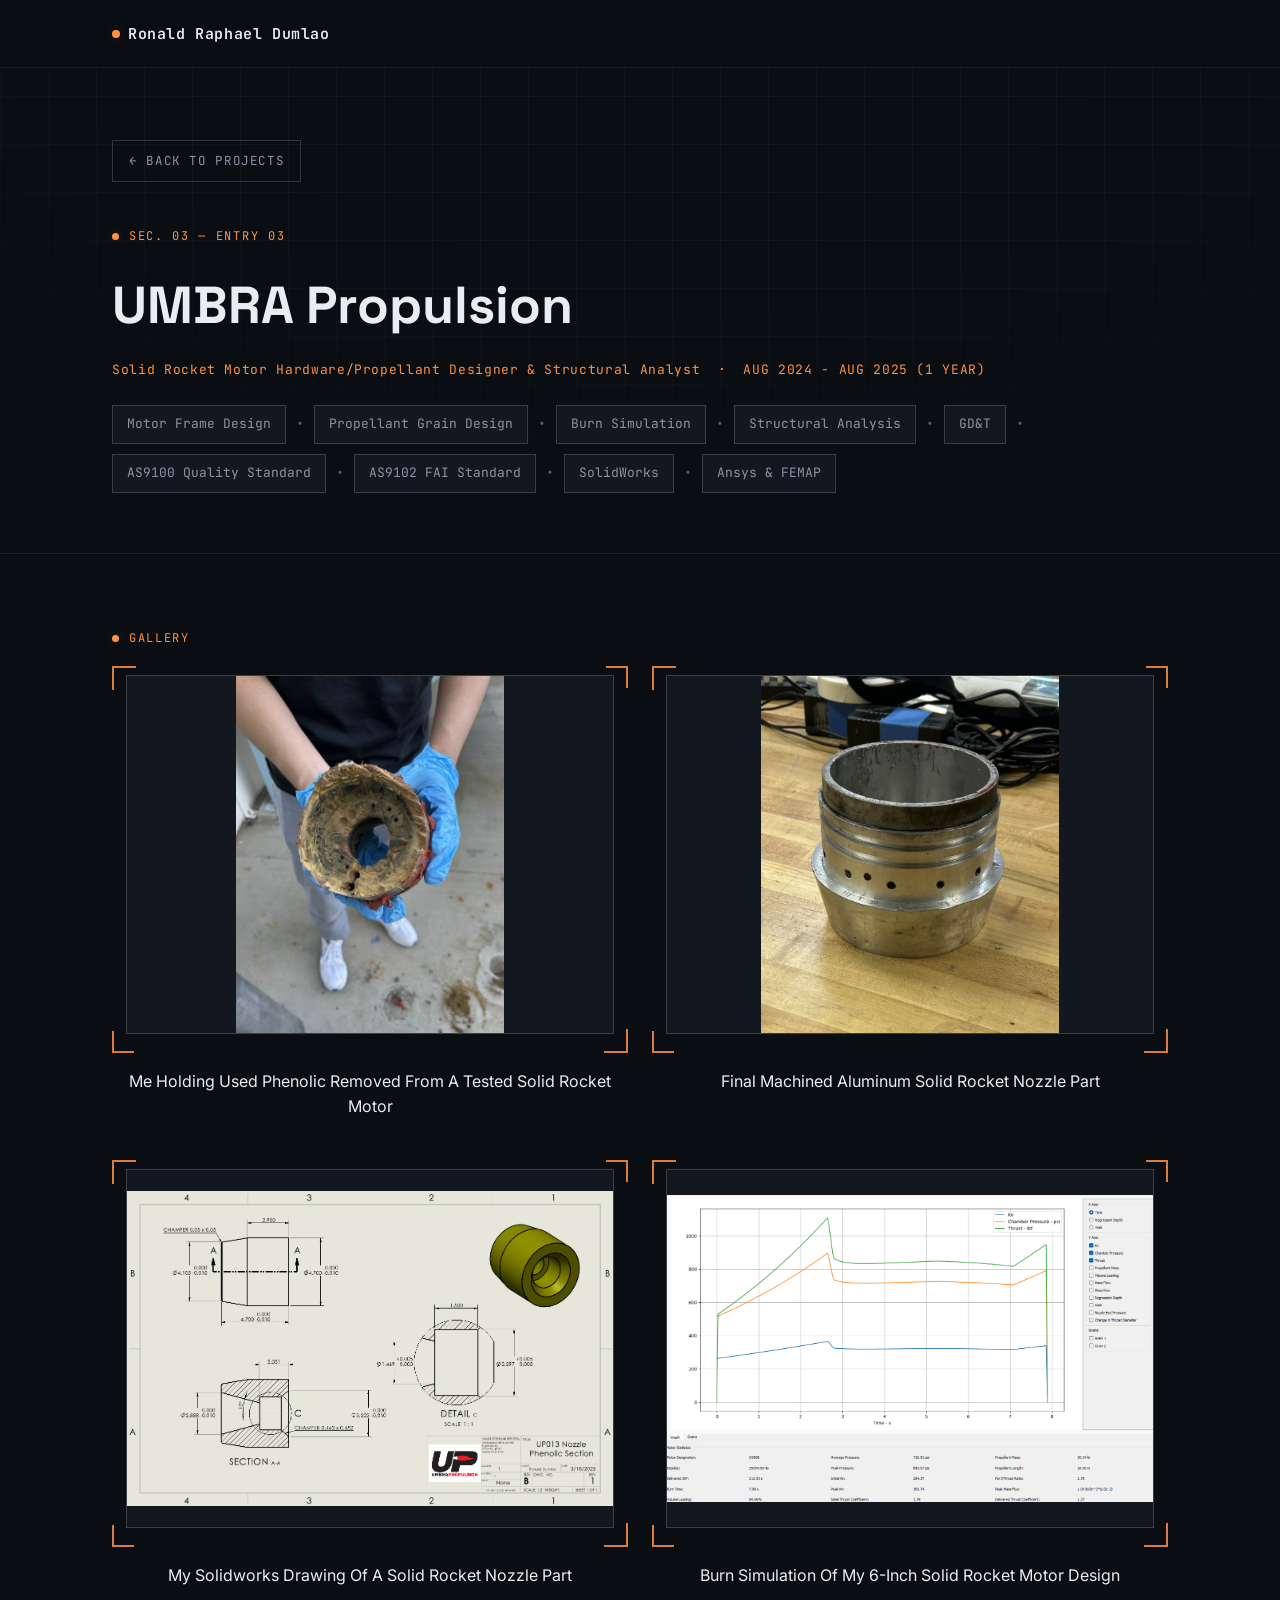
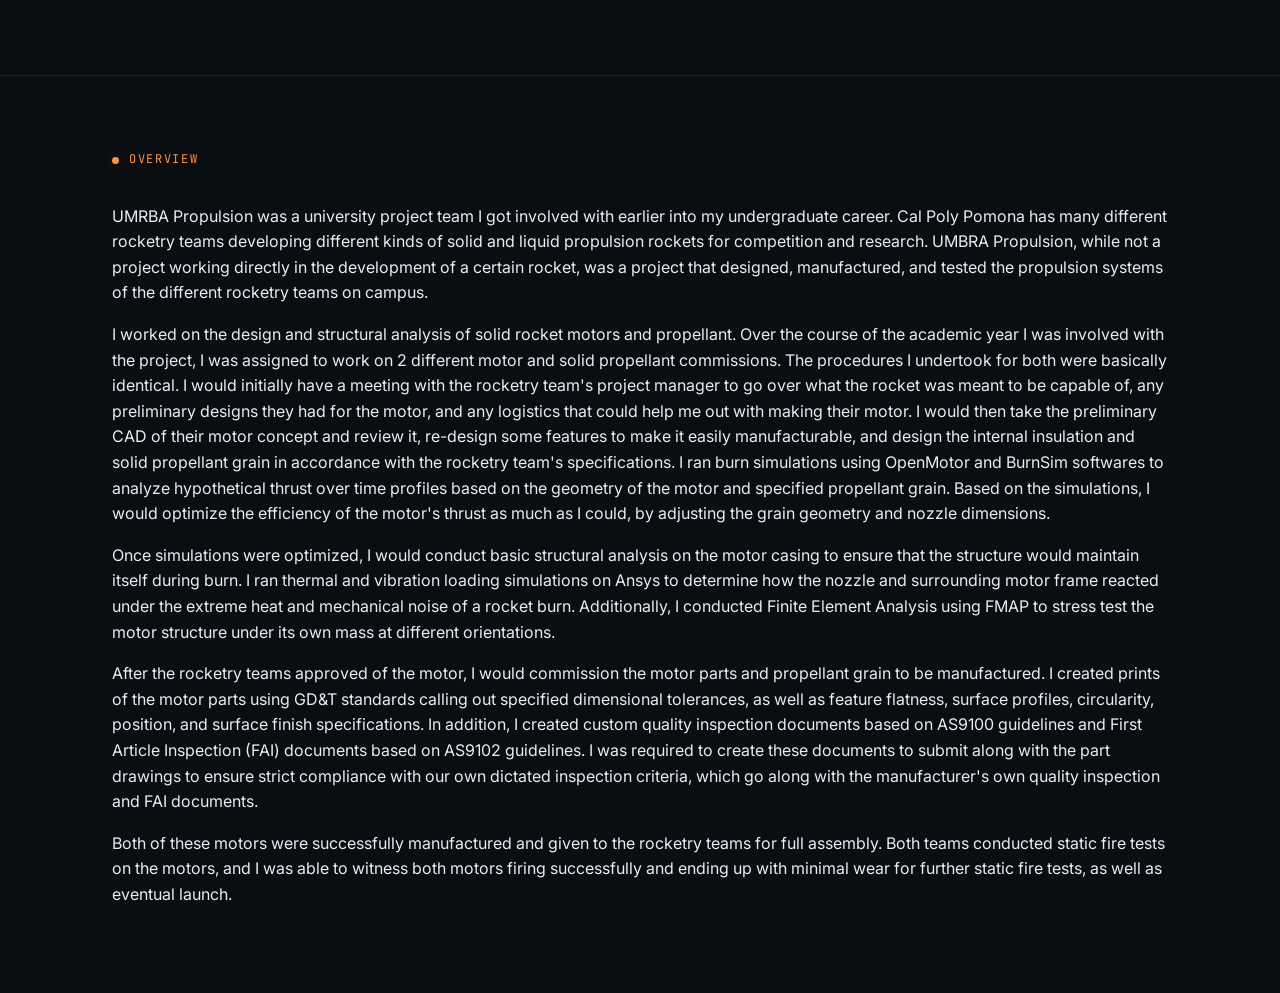
<file: projects/proj-3.html>
<!DOCTYPE html>
<html lang="en">
<head>
<meta charset="UTF-8">
<meta name="viewport" content="width=device-width, initial-scale=1.0">
<title>Project Name — Projects</title>
<link rel="stylesheet" href="../css/style.css">
</head>
<body>

<nav class="navbar">
  <div class="nav-inner">
    <a class="nav-logo" href="../index.html"><span class="dot"></span>Ronald Raphael&nbsp;Dumlao</a>
  </div>
</nav>

<main>
  <header class="detail-header">
    <div class="wrap">
      <a class="back-link" href="../index.html#projects">&#8592; Back to Projects</a>
      <div class="eyebrow">Sec. 03 — Entry 03</div>
      <h1 class="detail-name">UMBRA Propulsion</h1>
      <p class="detail-time">Solid Rocket Motor Hardware/Propellant Designer & Structural Analyst &nbsp;·&nbsp; AUG 2024 - AUG 2025 (1 YEAR)</p>
        <div class="skills-row">
          <span class="skill-chip">Motor Frame Design</span>
          <span class="dot-sep">&bull;</span>
          <span class="skill-chip">Propellant Grain Design</span>
          <span class="dot-sep">&bull;</span>
          <span class="skill-chip">Burn Simulation</span>
          <span class="dot-sep">&bull;</span>
          <span class="skill-chip">Structural Analysis</span>
          <span class="dot-sep">&bull;</span>
          <span class="skill-chip">GD&T</span>
          <span class="dot-sep">&bull;</span>
          <span class="skill-chip">AS9100 Quality Standard</span>
          <span class="dot-sep">&bull;</span>
          <span class="skill-chip">AS9102 FAI Standard</span>
          <span class="dot-sep">&bull;</span>
          <span class="skill-chip">SolidWorks</span>
          <span class="dot-sep">&bull;</span>
          <span class="skill-chip">Ansys & FEMAP</span>
        </div>
    </div>
  </header>

  <section class="detail-section">
    <div class="wrap">
      <div class="eyebrow">Gallery</div>
      <div class="gallery-grid">

        <div class="gallery-item">
          <div class="bracket-frame">
            <span class="bf-tr"></span><span class="bf-bl"></span>
            <img src="../images/UP Cancer.png" alt="Hump Of Phenolic" style="object-fit: contain;">
          </div>
          <p class="gallery-caption">Me Holding Used Phenolic Removed From A Tested Solid Rocket Motor</p>
        </div>

        <div class="gallery-item">
          <div class="bracket-frame">
            <span class="bf-tr"></span><span class="bf-bl"></span>
            <img src="../images/UP Motor.png" alt="Machined Nozzle" style="object-fit: contain;">
          </div>
          <p class="gallery-caption">Final Machined Aluminum Solid Rocket Nozzle Part</p>
        </div>

        <div class="gallery-item">
          <div class="bracket-frame">
            <span class="bf-tr"></span><span class="bf-bl"></span>
            <img src="../images/UP Drawing.png" alt="Phenolic Drawing" style="object-fit: contain;">
          </div>
          <p class="gallery-caption">My Solidworks Drawing Of A Solid Rocket Nozzle Part</p>
        </div>

        <div class="gallery-item">
          <div class="bracket-frame">
            <span class="bf-tr"></span><span class="bf-bl"></span>
            <img src="../images/UP Sim.png" alt="Motor Simulation" style="object-fit: contain;">
          </div>
          <p class="gallery-caption">Burn Simulation Of My 6-Inch Solid Rocket Motor Design</p>
        </div>
        </div>

      </div>
    </div>
  </section>

  <section class="detail-section">
    <div class="wrap">
      <div class="eyebrow">Overview</div>
      <div class="bio-block">
        <p>UMRBA Propulsion was a university project team I got involved with earlier into my undergraduate career. Cal 
        Poly Pomona has many different rocketry teams developing different kinds of solid and liquid propulsion rockets 
        for competition and research. UMBRA Propulsion, while not a project working directly in the development of a 
        certain rocket, was a project that designed, manufactured, and tested the propulsion systems of the different 
        rocketry teams on campus.</p>
        <p>I worked on the design and structural analysis of solid rocket motors and propellant. Over the course of the 
        academic year I was involved with the project, I was assigned to work on 2 different motor and solid propellant 
        commissions. The procedures I undertook for both were basically identical. I would initially have a meeting with 
        the rocketry team's project manager to go over what the rocket was meant to be capable of, any preliminary designs 
        they had for the motor, and any logistics that could help me out with making their motor. I would then take the 
        preliminary CAD of their motor concept and review it, re-design some features to make it easily manufacturable, 
        and design the internal insulation and solid propellant grain in accordance with the rocketry team's specifications. 
        I ran burn simulations using OpenMotor and BurnSim softwares to analyze hypothetical thrust over time profiles 
        based on the geometry of the motor and specified propellant grain. Based on the simulations, I would optimize the 
        efficiency of the motor's thrust as much as I could, by adjusting the grain geometry and nozzle dimensions.</p>
        <p>Once simulations were optimized, I would conduct basic structural analysis on the motor casing to ensure that 
        the structure would maintain itself during burn. I ran thermal and vibration loading simulations on Ansys to 
        determine how the nozzle and surrounding motor frame reacted under the extreme heat and mechanical noise of a 
        rocket burn. Additionally, I conducted Finite Element Analysis using FMAP to stress test the motor structure under 
        its own mass at different orientations.</p>
        <p>After the rocketry teams approved of the motor, I would commission the motor parts and propellant grain to be 
        manufactured. I created prints of the motor parts using GD&T standards calling out specified dimensional tolerances, 
        as well as feature flatness, surface profiles, circularity, position, and surface finish specifications. In addition, 
        I created custom quality inspection documents based on AS9100 guidelines and First Article Inspection (FAI) documents 
        based on AS9102 guidelines. I was required to create these documents to submit along with the part drawings to ensure 
        strict compliance with our own dictated inspection criteria, which go along with the manufacturer's own quality 
        inspection and FAI documents.</p>
        <p>Both of these motors were successfully manufactured and given to the rocketry teams for full assembly. Both teams 
        conducted static fire tests on the motors, and I was able to witness both motors firing successfully and ending up 
        with minimal wear for further static fire tests, as well as eventual launch.</p>
      </div>
    </div>
  </section>
</main>

<script src="../js/main.js"></script>
</body>
</html>
</file>
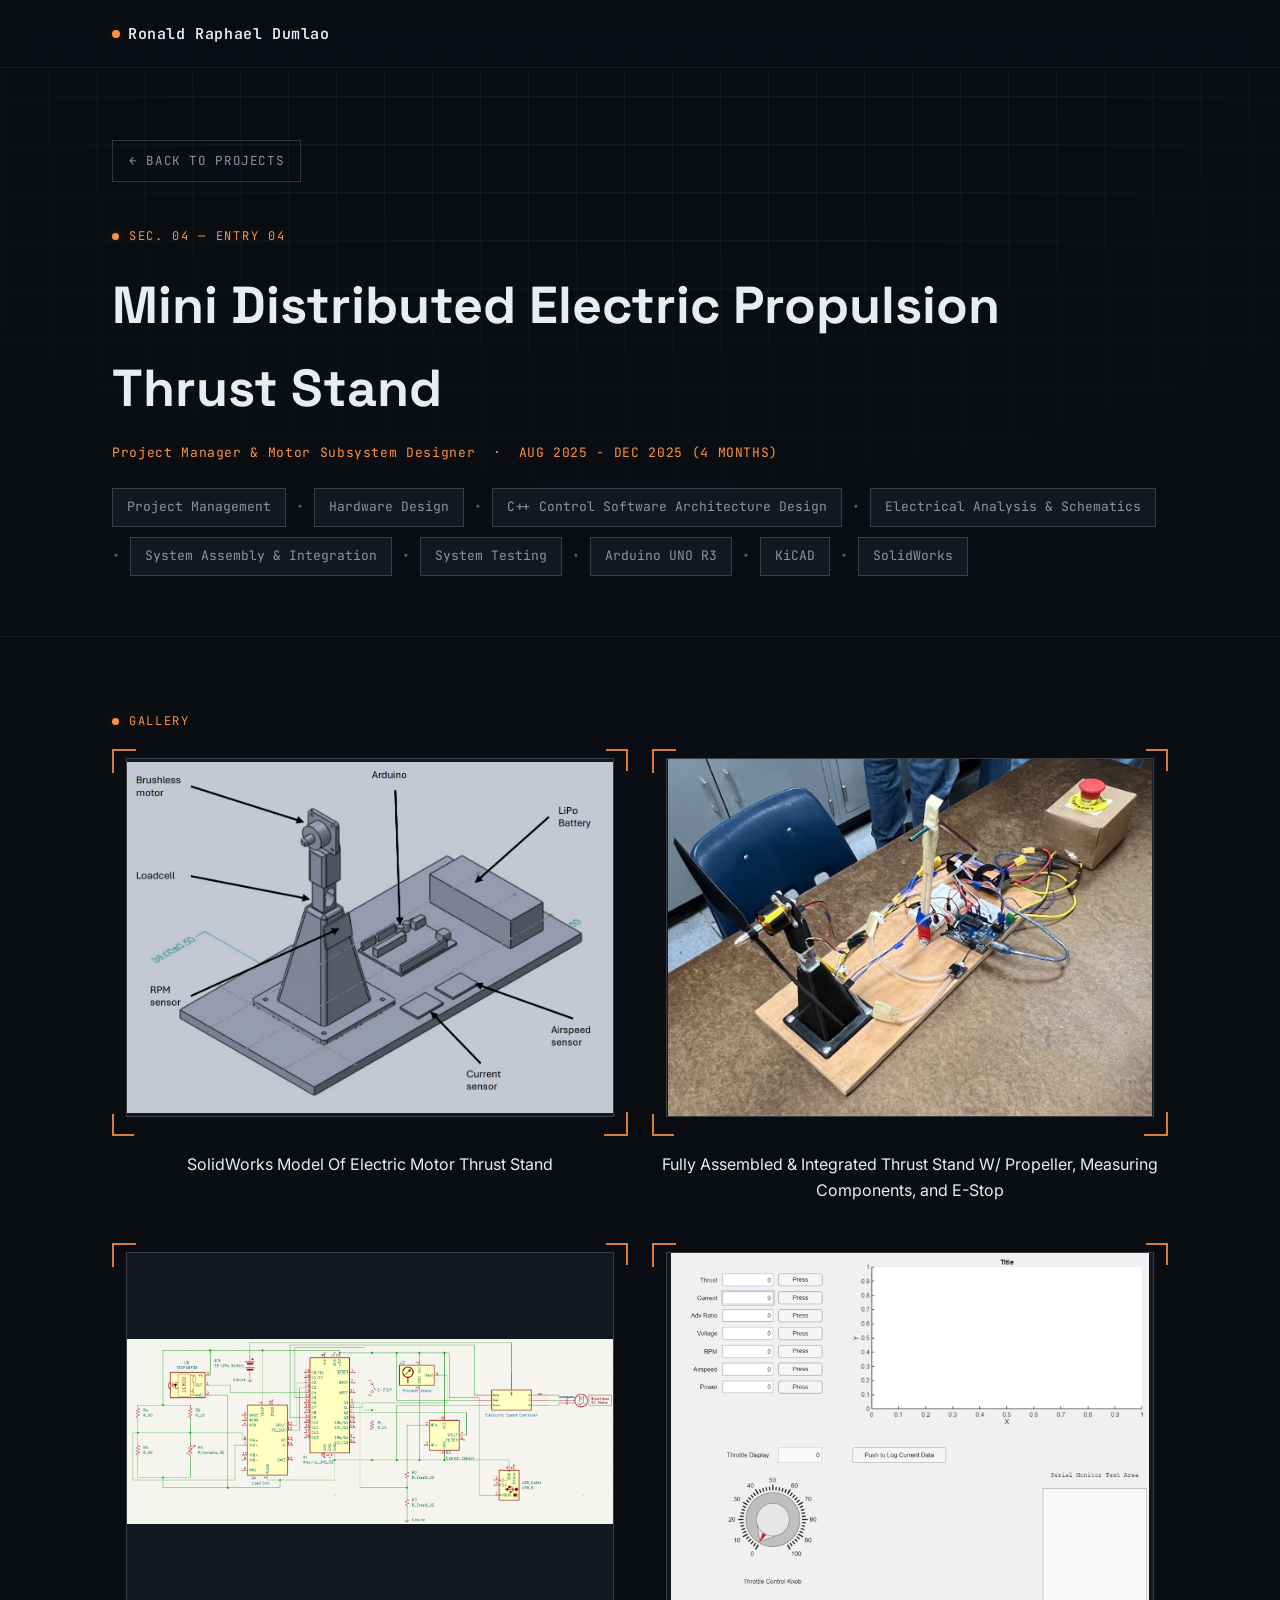
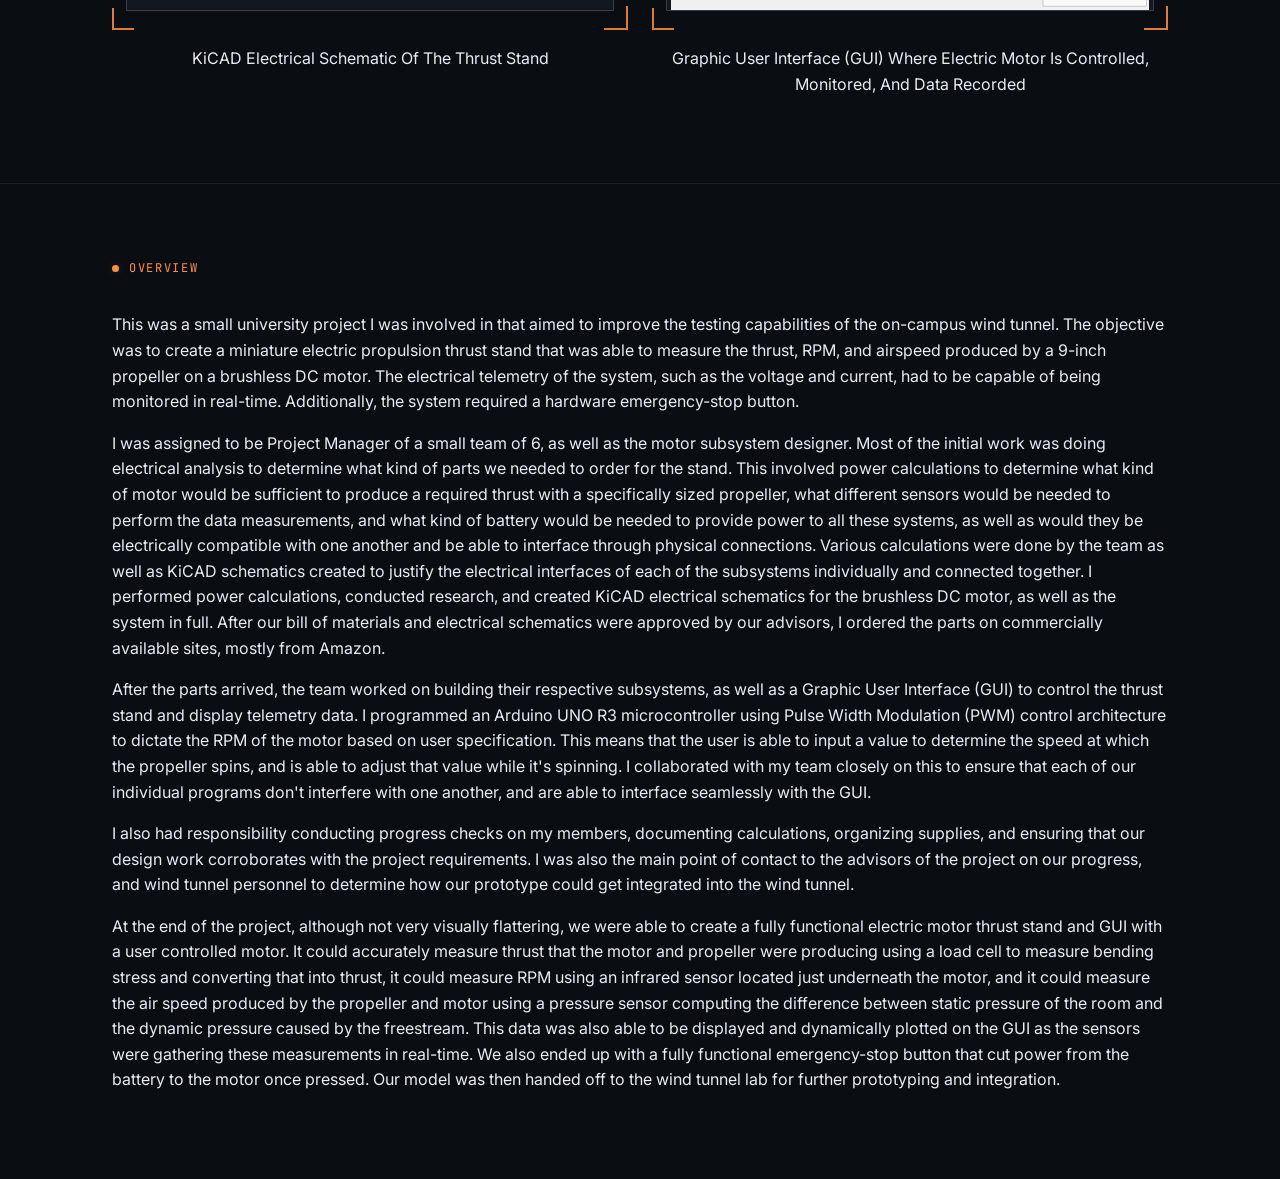
<file: projects/proj-4.html>
<!DOCTYPE html>
<html lang="en">
<head>
<meta charset="UTF-8">
<meta name="viewport" content="width=device-width, initial-scale=1.0">
<title>Project Name — Projects</title>
<link rel="stylesheet" href="../css/style.css">
</head>
<body>

<nav class="navbar">
  <div class="nav-inner">
    <a class="nav-logo" href="../index.html"><span class="dot"></span>Ronald Raphael&nbsp;Dumlao</a>
  </div>
</nav>

<main>
  <header class="detail-header">
    <div class="wrap">
      <a class="back-link" href="../index.html#projects">&#8592; Back to Projects</a>
      <div class="eyebrow">Sec. 04 — Entry 04</div>
      <h1 class="detail-name">Mini Distributed Electric Propulsion Thrust Stand</h1>
      <p class="detail-time">Project Manager & Motor Subsystem Designer &nbsp;·&nbsp; AUG 2025 - DEC 2025 (4 MONTHS)</p>
        <div class="skills-row">
          <span class="skill-chip">Project Management</span>
          <span class="dot-sep">&bull;</span>
          <span class="skill-chip">Hardware Design</span>
          <span class="dot-sep">&bull;</span>
          <span class="skill-chip">C++ Control Software Architecture Design</span>
          <span class="dot-sep">&bull;</span>
          <span class="skill-chip">Electrical Analysis & Schematics</span>
          <span class="dot-sep">&bull;</span>
          <span class="skill-chip">System Assembly & Integration</span>
          <span class="dot-sep">&bull;</span>
          <span class="skill-chip">System Testing</span>
          <span class="dot-sep">&bull;</span>
          <span class="skill-chip">Arduino UNO R3</span>
          <span class="dot-sep">&bull;</span>
          <span class="skill-chip">KiCAD</span>
          <span class="dot-sep">&bull;</span>
          <span class="skill-chip">SolidWorks</span>
        </div>
    </div>
  </header>

  <section class="detail-section">
    <div class="wrap">
      <div class="eyebrow">Gallery</div>
      <div class="gallery-grid">

        <div class="gallery-item">
          <div class="bracket-frame">
            <span class="bf-tr"></span><span class="bf-bl"></span>
            <img src="../images/TS Model.png" alt="Thrust Stand Model" style="object-fit: contain;">
          </div>
          <p class="gallery-caption">SolidWorks Model Of Electric Motor Thrust Stand</p>
        </div>

        <div class="gallery-item">
          <div class="bracket-frame">
            <span class="bf-tr"></span><span class="bf-bl"></span>
            <img src="../images/TS Physical.png" alt="Physical Thrust Stand" style="object-fit: contain;">
          </div>
          <p class="gallery-caption">Fully Assembled & Integrated Thrust Stand W/ Propeller, Measuring Components, and E-Stop</p>
        </div>

        <div class="gallery-item">
          <div class="bracket-frame">
            <span class="bf-tr"></span><span class="bf-bl"></span>
            <img src="../images/TS Electrical.png" alt="KiCAD Schematic" style="object-fit: contain;">
          </div>
          <p class="gallery-caption">KiCAD Electrical Schematic Of The Thrust Stand</p>
        </div>

        <div class="gallery-item">
          <div class="bracket-frame">
            <span class="bf-tr"></span><span class="bf-bl"></span>
            <img src="../images/TS GUI.png" alt="GUI" style="object-fit: contain;">
          </div>
          <p class="gallery-caption">Graphic User Interface (GUI) Where Electric Motor Is Controlled, Monitored, And Data Recorded</p>
        </div>
        </div>

      </div>
    </div>
  </section>

  <section class="detail-section">
    <div class="wrap">
      <div class="eyebrow">Overview</div>
      <div class="bio-block">
        <p>This was a small university project I was involved in that aimed to improve the testing capabilities of the 
        on-campus wind tunnel. The objective was to create a miniature electric propulsion thrust stand that was able to 
        measure the thrust, RPM, and airspeed produced by a 9-inch propeller on a brushless DC motor. The electrical 
        telemetry of the system, such as the voltage and current, had to be capable of being monitored in real-time. 
        Additionally, the system required a hardware emergency-stop button.</p>
        <p>I was assigned to be Project Manager of a small team of 6, as well as the motor subsystem designer. Most of 
        the initial work was doing electrical analysis to determine what kind of parts we needed to order for the 
        stand. This involved power calculations to determine what kind of motor would be sufficient to produce a required 
        thrust with a specifically sized propeller, what different sensors would be needed to perform the data 
        measurements, and what kind of battery would be needed to provide power to all these systems, as well as would 
        they be electrically compatible with one another and be able to interface through physical connections. Various 
        calculations were done by the team as well as KiCAD schematics created to justify the electrical interfaces of 
        each of the subsystems individually and connected together. I performed power calculations, conducted 
        research, and created KiCAD electrical schematics for the brushless DC motor, as well as the system in full. 
        After our bill of materials and electrical schematics were approved by our advisors, I ordered the parts on 
        commercially available sites, mostly from Amazon.</p>
        <p>After the parts arrived, the team worked on building their respective subsystems, as well as a Graphic User 
        Interface (GUI) to control the thrust stand and display telemetry data. I programmed an Arduino UNO R3 
        microcontroller using Pulse Width Modulation (PWM) control architecture to dictate the RPM of the motor based 
        on user specification. This means that the user is able to input a value to determine the speed at which the 
        propeller spins, and is able to adjust that value while it's spinning. I collaborated with my team closely on 
        this to ensure that each of our individual programs don't interfere with one another, and are able to interface 
        seamlessly with the GUI.</p>
        <p>I also had responsibility conducting progress checks on my members, documenting calculations, organizing supplies, 
        and ensuring that our design work corroborates with the project requirements. I was also the main point of contact 
        to the advisors of the project on our progress, and wind tunnel personnel to determine how our prototype could get 
        integrated into the wind tunnel.</p>
        <p>At the end of the project, although not very visually flattering, we were able to create a fully functional 
        electric motor thrust stand and GUI with a user controlled motor. It could accurately measure thrust that the 
        motor and propeller were producing using a load cell to measure bending stress and converting that into thrust, 
        it could measure RPM using an infrared sensor located just underneath the motor, and it could measure the air 
        speed produced by the propeller and motor using a pressure sensor computing the difference between static 
        pressure of the room and the dynamic pressure caused by the freestream. This data was also able to be displayed 
        and dynamically plotted on the GUI as the sensors were gathering these measurements in real-time. We also ended 
        up with a fully functional emergency-stop button that cut power from the battery to the motor once pressed. Our 
        model was then handed off to the wind tunnel lab for further prototyping and integration.</p>
      </div>
    </div>
  </section>
</main>

<script src="../js/main.js"></script>
</body>
</html>
</file>
<file: css/style.css>
/* ==========================================================================
   DESIGN TOKENS
   Theme: "Technical Dossier" — instrumentation-panel dark theme.
   Grounded in spec sheets, calibration reticles, and telemetry readouts.
   ========================================================================== */

@import url('https://fonts.googleapis.com/css2?family=Space+Grotesk:wght@400;500;600;700&family=Inter:wght@400;500;600&family=JetBrains+Mono:wght@400;500;600&display=swap');

:root {
  /* color */
  --bg:          #0a0d12;
  --bg-alt:      #0e1219;
  --bg-panel:    #131820;
  --bg-panel-hi: #171d27;
  --line:        rgba(232, 236, 241, 0.08);
  --line-strong: rgba(232, 236, 241, 0.18);
  --text:        #e9edf3;
  --text-dim:    #8b93a4;
  --text-faint:  #545c69;
  --accent:      #ff9142;   /* telemetry amber */
  --accent-soft: rgba(255, 145, 66, 0.12);
  --accent-2:    #5fd3c4;   /* blueprint cyan-teal, secondary */

  /* type */
  --f-display: 'Space Grotesk', sans-serif;
  --f-body:    'Inter', sans-serif;
  --f-mono:    'JetBrains Mono', monospace;

  /* layout */
  --maxw: 1120px;
  --radius: 3px;
  --nav-h: 68px;
}

* { box-sizing: border-box; }

html {
  scroll-behavior: smooth;
  scroll-padding-top: var(--nav-h);
}

@media (prefers-reduced-motion: reduce) {
  html { scroll-behavior: auto; }
  * { animation-duration: 0.01ms !important; animation-iteration-count: 1 !important; transition-duration: 0.01ms !important; }
}

body {
  margin: 0;
  background: var(--bg);
  color: var(--text);
  font-family: var(--f-body);
  line-height: 1.6;
  -webkit-font-smoothing: antialiased;
}

/* faint blueprint grid across the whole page */
body::before {
  content: "";
  position: fixed;
  inset: 0;
  pointer-events: none;
  z-index: 0;
  background-image:
    linear-gradient(to right, var(--line) 1px, transparent 1px),
    linear-gradient(to bottom, var(--line) 1px, transparent 1px);
  background-size: 48px 48px;
  mask-image: radial-gradient(ellipse 90% 70% at 50% 0%, #000 40%, transparent 85%);
  opacity: 0.5;
}

a { color: inherit; text-decoration: none; }
img { max-width: 100%; display: block; }
ul { margin: 0; padding: 0; list-style: none; }

.wrap {
  max-width: var(--maxw);
  margin: 0 auto;
  padding: 0 32px;
  position: relative;
  z-index: 1;
}

/* ==========================================================================
   EYEBROW / SECTION LABELS — mono "spec sheet" tags used throughout
   ========================================================================== */

.eyebrow {
  display: inline-flex;
  align-items: center;
  gap: 10px;
  font-family: var(--f-mono);
  font-size: 12px;
  letter-spacing: 0.14em;
  text-transform: uppercase;
  color: var(--accent);
  margin: 0 0 18px;
}

.eyebrow::before {
  content: "";
  width: 7px;
  height: 7px;
  border-radius: 50%;
  background: var(--accent);
  box-shadow: 0 0 8px 1px var(--accent-soft);
}

.section-title {
  font-family: var(--f-display);
  font-weight: 600;
  font-size: clamp(28px, 4vw, 40px);
  letter-spacing: -0.01em;
  margin: 0 0 48px;
  color: var(--text);
}

section { position: relative; z-index: 1; padding: 110px 0; }
section + section { border-top: 1px solid var(--line); }

/* ==========================================================================
   NAVIGATION
   ========================================================================== */

.navbar {
  position: fixed;
  top: 0; left: 0; right: 0;
  height: var(--nav-h);
  z-index: 100;
  background: rgba(10, 13, 18, 0.78);
  backdrop-filter: blur(10px);
  border-bottom: 1px solid var(--line);
}

.nav-inner {
  max-width: var(--maxw);
  margin: 0 auto;
  height: 100%;
  padding: 0 32px;
  display: flex;
  align-items: center;
  justify-content: space-between;
}

.nav-logo {
  font-family: var(--f-mono);
  font-weight: 600;
  font-size: 15px;
  letter-spacing: 0.04em;
  display: flex;
  align-items: center;
  gap: 8px;
}

.nav-logo .dot {
  width: 8px; height: 8px;
  border-radius: 50%;
  background: var(--accent);
  box-shadow: 0 0 10px 1px var(--accent-soft);
  animation: pulse 2.4s ease-in-out infinite;
}

@keyframes pulse {
  0%, 100% { opacity: 1; }
  50% { opacity: 0.35; }
}

.nav-links {
  display: flex;
  gap: 4px;
}

.nav-links a {
  font-family: var(--f-mono);
  font-size: 12.5px;
  letter-spacing: 0.06em;
  text-transform: uppercase;
  color: var(--text-dim);
  padding: 10px 14px;
  border-radius: var(--radius);
  transition: color 0.2s ease, background 0.2s ease;
  white-space: nowrap;
}

.nav-links a .idx {
  color: var(--accent);
  margin-right: 6px;
  opacity: 0.85;
}

.nav-links a:hover,
.nav-links a.active {
  color: var(--text);
  background: var(--bg-panel);
}

.nav-toggle {
  display: none;
  flex-direction: column;
  gap: 5px;
  background: none;
  border: none;
  cursor: pointer;
  padding: 8px;
}
.nav-toggle span {
  width: 22px; height: 2px;
  background: var(--text);
}

@media (max-width: 780px) {
  .nav-links {
    position: fixed;
    top: var(--nav-h);
    left: 0; right: 0;
    background: var(--bg-alt);
    border-bottom: 1px solid var(--line);
    flex-direction: column;
    padding: 8px;
    display: none;
  }
  .nav-links.open { display: flex; }
  .nav-toggle { display: flex; }
}

/* ==========================================================================
   SIGNATURE ELEMENT — corner-bracket frame (calibration reticle)
   ========================================================================== */

.bracket-frame {
  position: relative;
  padding: 14px;
}

.bracket-frame::before,
.bracket-frame::after,
.bracket-frame .bf-tr,
.bracket-frame .bf-bl {
  content: "";
  position: absolute;
  width: 22px;
  height: 22px;
  border: 2px solid var(--accent);
  opacity: 0.85;
}

.bracket-frame::before { top: 0; left: 0; border-right: none; border-bottom: none; }
.bracket-frame::after  { bottom: 0; right: 0; border-left: none; border-top: none; }

.bracket-frame .bf-tr { top: 0; right: 0; border-left: none; border-bottom: none; }
.bracket-frame .bf-bl { bottom: 0; left: 0; border-right: none; border-top: none; }

/* ==========================================================================
   ABOUT
   ========================================================================== */

.hero-head {
  margin-bottom: 56px;
}

.hero-name {
  font-family: var(--f-display);
  font-weight: 700;
  font-size: clamp(40px, 7vw, 76px);
  line-height: 1;
  letter-spacing: -0.02em;
  margin: 0 0 14px;
}

.hero-name span { color: var(--accent); }

.hero-title {
  font-family: var(--f-mono);
  font-size: 15px;
  color: var(--text-dim);
  letter-spacing: 0.04em;
}

.about-grid {
  display: grid;
  grid-template-columns: 1fr 1fr;
  gap: 64px;
  align-items: center;
}

@media (max-width: 860px) {
  .about-grid { grid-template-columns: 1fr; gap: 40px; }
}

.slideshow {
  position: relative;
  aspect-ratio: 4 / 3;
  overflow: hidden;
  background: var(--bg-panel);
}

.slideshow-track {
  display: flex;
  width: 400%;
  height: 100%;
  transition: transform 0.6s cubic-bezier(0.65, 0, 0.35, 1);
}

.slideshow-track img {
  width: 25%;
  height: 100%;
  object-fit: cover;
}

.slideshow-nav {
  position: absolute;
  bottom: 14px;
  left: 0; right: 0;
  display: flex;
  justify-content: center;
  gap: 8px;
  z-index: 2;
}

.slideshow-nav button {
  width: 8px; height: 8px;
  border-radius: 50%;
  border: 1px solid var(--accent);
  background: transparent;
  cursor: pointer;
  padding: 0;
}

.slideshow-nav button.active { background: var(--accent); }

.slideshow-arrow {
  position: absolute;
  top: 50%;
  transform: translateY(-50%);
  z-index: 2;
  background: rgba(10, 13, 18, 0.55);
  border: 1px solid var(--line-strong);
  color: var(--text);
  width: 34px; height: 34px;
  cursor: pointer;
  font-family: var(--f-mono);
  font-size: 16px;
  display: flex;
  align-items: center;
  justify-content: center;
  transition: background 0.2s ease;
}
.slideshow-arrow:hover { background: rgba(255, 145, 66, 0.25); }
.slideshow-arrow.prev { left: 10px; }
.slideshow-arrow.next { right: 10px; }

.slide-caption {
  font-family: var(--f-mono);
  font-size: 11px;
  color: var(--text-faint);
  margin-top: 10px;
  letter-spacing: 0.05em;
  text-transform: uppercase;
}

.bio-block .placeholder-line {
  height: 14px;
  background: var(--line);
  border-radius: 2px;
  margin-bottom: 12px;
}
.bio-block .placeholder-line:nth-child(1) { width: 96%; }
.bio-block .placeholder-line:nth-child(2) { width: 88%; }
.bio-block .placeholder-line:nth-child(3) { width: 92%; }
.bio-block .placeholder-line:nth-child(4) { width: 60%; }

.bio-note {
  font-family: var(--f-mono);
  font-size: 12px;
  color: var(--text-faint);
  margin-top: 18px;
  padding-top: 18px;
  border-top: 1px dashed var(--line-strong);
}

/* ==========================================================================
   CARD LIST — shared by Experience + Projects
   ========================================================================== */

.card-list {
  display: flex;
  flex-direction: column;
  gap: 24px;
}

.entry-card {
  position: relative;
  display: grid;
  grid-template-columns: 220px 1fr;
  gap: 28px;
  align-items: center;
  background: var(--bg-panel);
  border: 1px solid var(--line);
  padding: 24px;
  transition: border-color 0.25s ease, transform 0.25s ease;
}

.entry-card:hover {
  border-color: var(--line-strong);
  transform: translateY(-2px);
}

@media (max-width: 720px) {
  .entry-card { grid-template-columns: 1fr; }
}

.entry-photo {
  aspect-ratio: 4 / 3;
  overflow: hidden;
  background: var(--bg-alt);
}
.entry-photo img { width: 100%; height: 100%; object-fit: cover; }

.entry-body {
  display: flex;
  flex-direction: column;
  min-width: 0;
}

.entry-top {
  display: flex;
  align-items: flex-start;
  gap: 16px;
  flex-wrap: wrap;
  margin-bottom: 6px;
  margin-top: 15px; 
}

.entry-name {
  font-family: var(--f-display);
  font-weight: 600;
  font-size: 21px;
}

.entry-time {
  position: absolute;
  top: 8px;
  right: 8px; 
  font-family: var(--f-mono);
  font-size: 11.5px;
  letter-spacing: 0.05em;
  color: var(--accent);
  border: 1px solid var(--accent-soft);
  background: var(--accent-soft);
  padding: 6px 6px;
  white-space: nowrap;
}

.entry-role {
  font-family: var(--f-mono);
  font-size: 13px;
  color: var(--text-dim);
  margin-bottom: 14px;
}

.entry-desc {
  color: var(--text-dim);
  font-size: 14.5px;
  margin-bottom: 18px;
  max-width: 60ch;
}

.learn-more {
  margin-top: auto;
  display: inline-flex;
  align-items: center;
  gap: 6px;
  font-family: var(--f-mono);
  font-size: 12.5px;
  letter-spacing: 0.05em;
  text-transform: uppercase;
  color: var(--accent);
  width: fit-content;
  padding-bottom: 2px;
  border-bottom: 1px solid transparent;
  transition: border-color 0.2s ease, gap 0.2s ease;
}
.learn-more:hover { border-color: var(--accent); gap: 10px; }

/* ==========================================================================
   SKILLS
   ========================================================================== */

.skills-grid {
  display: grid;
  grid-template-columns: 1fr 1fr;
  gap: 48px 64px;
}

@media (max-width: 720px) {
  .skills-grid { grid-template-columns: 1fr; }
}

.skill-group-title {
  font-family: var(--f-mono);
  font-size: 13px;
  letter-spacing: 0.1em;
  text-transform: uppercase;
  color: var(--text);
  padding-bottom: 10px;
  margin-bottom: 16px;
  border-bottom: 1px solid var(--accent);
  display: inline-block;
}

.skill-chips {
  display: flex;
  flex-wrap: wrap;
  gap: 10px;
}

.skill-chip {
  font-family: var(--f-mono);
  font-size: 13px;
  color: var(--text-dim);
  border: 1px solid var(--line-strong);
  background: var(--bg-panel);
  padding: 8px 14px;
  transition: color 0.2s ease, border-color 0.2s ease;
}
.skill-chip:hover { color: var(--accent); border-color: var(--accent); }

/* ==========================================================================
   CONTACT
   ========================================================================== */

.contact-section { padding-bottom: 70px; }

.contact-lines {
  display: flex;
  flex-direction: column;
  gap: 4px;
  margin-bottom: 40px;
}

.contact-line {
  display: flex;
  align-items: baseline;
  gap: 18px;
  padding: 18px 0;
  border-bottom: 1px solid var(--line);
  font-family: var(--f-mono);
}

.contact-label {
  font-size: 12px;
  letter-spacing: 0.1em;
  text-transform: uppercase;
  color: var(--text-faint);
  width: 110px;
  flex-shrink: 0;
}

.contact-value {
  font-size: 17px;
  color: var(--text);
  transition: color 0.2s ease;
}
.contact-line:hover .contact-value { color: var(--accent); }

.footer-tag {
  font-family: var(--f-mono);
  font-size: 11px;
  color: var(--text-faint);
  letter-spacing: 0.05em;
}

/* ==========================================================================
   DETAIL PAGE (Learn More)
   ========================================================================== */

.detail-header {
  padding: 140px 0 60px;
  border-bottom: 1px solid var(--line);
}

.back-link {
  display: flex;
  width: fit-content;
  align-items: center;
  gap: 8px;
  font-family: var(--f-mono);
  font-size: 12.5px;
  letter-spacing: 0.05em;
  text-transform: uppercase;
  color: var(--text-dim);
  border: 1px solid var(--line-strong);
  padding: 10px 16px;
  margin-bottom: 40px;
  transition: color 0.2s ease, border-color 0.2s ease;
}
.back-link:hover { color: var(--accent); border-color: var(--accent); }

.detail-name {
  font-family: var(--f-display);
  font-weight: 700;
  font-size: clamp(32px, 5vw, 52px);
  margin: 0 0 10px;
}

.detail-time {
  font-family: var(--f-mono);
  font-size: 13px;
  color: var(--accent);
  letter-spacing: 0.05em;
}

.detail-section { padding: 70px 0; }
.detail-section + .detail-section { border-top: 1px solid var(--line); }

.gallery-grid {
  display: grid;
  grid-template-columns: repeat(2, 1fr);
  gap: 24px;
}

@media (max-width: 780px) {
  .gallery-grid { grid-template-columns: 1fr 1fr; }
}
@media (max-width: 520px) {
  .gallery-grid { grid-template-columns: 1fr; }
}

.gallery-item {
   display: flex;
   flex-direction: column;
   align-items: center;
}
   
.gallery-item img {
  aspect-ratio: 4 / 3;
  object-fit: contain;
  width: 100%;
   background: var(--bg-panel);
   border: 1px solid var(--line-strong);
  margin-bottom: 10px;
}

.gallery-item .bracket-frame {
  width: 100%;
  aspect-ratio: 4 / 3;
  overflow: hidden;
  display: flex;
  align-items: center;
  justify-content: center;
}

.gallery-item .bracket-frame img {
  width: 100%;
  height: 100%;
  object-fit: contain;
}

.gallery-caption {
   text-align: center;
   width: 100%;
}

.skills-row {
  display: flex;
  flex-wrap: wrap;
  align-items: center;
  gap: 10px;
  margin-top: 24px;
}

.skills-row .dot-sep {
  color: var(--text-faint);
  font-family: var(--f-mono);
  font-size: 13px;
}
</file>
